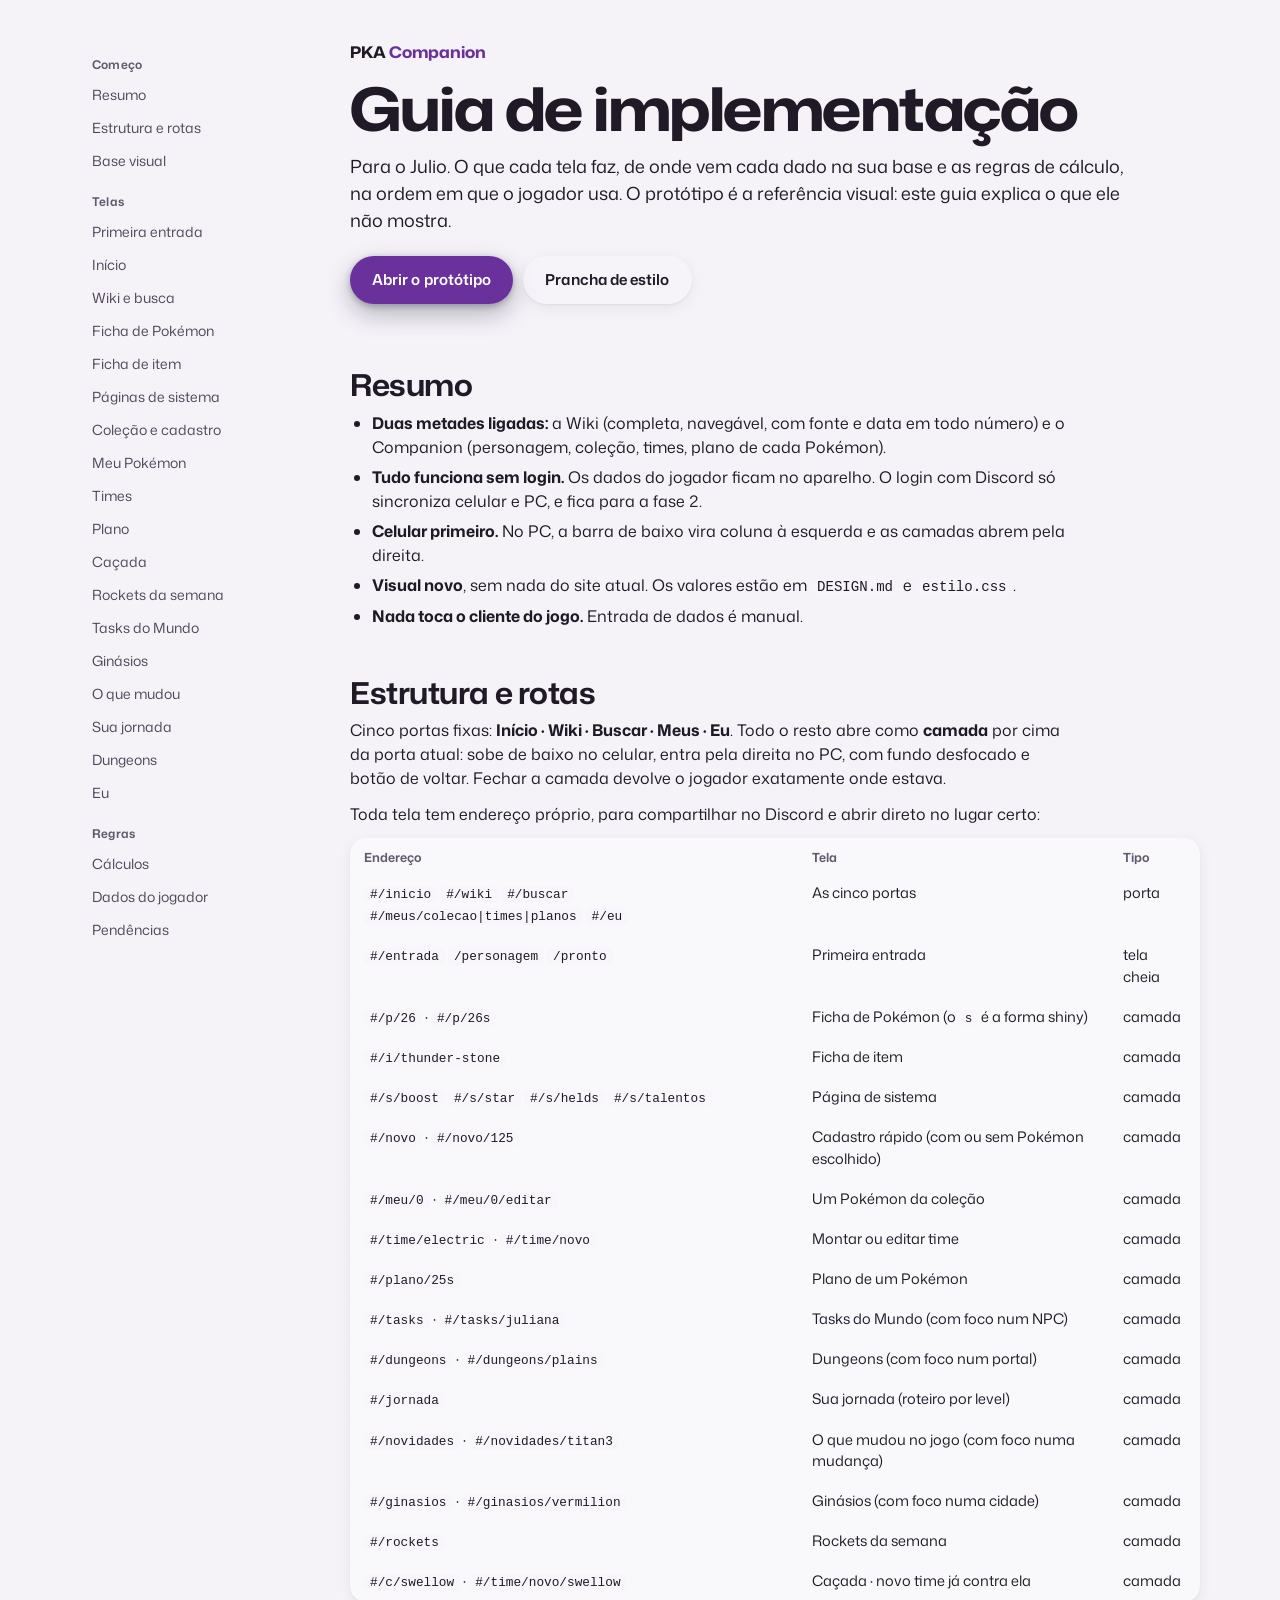
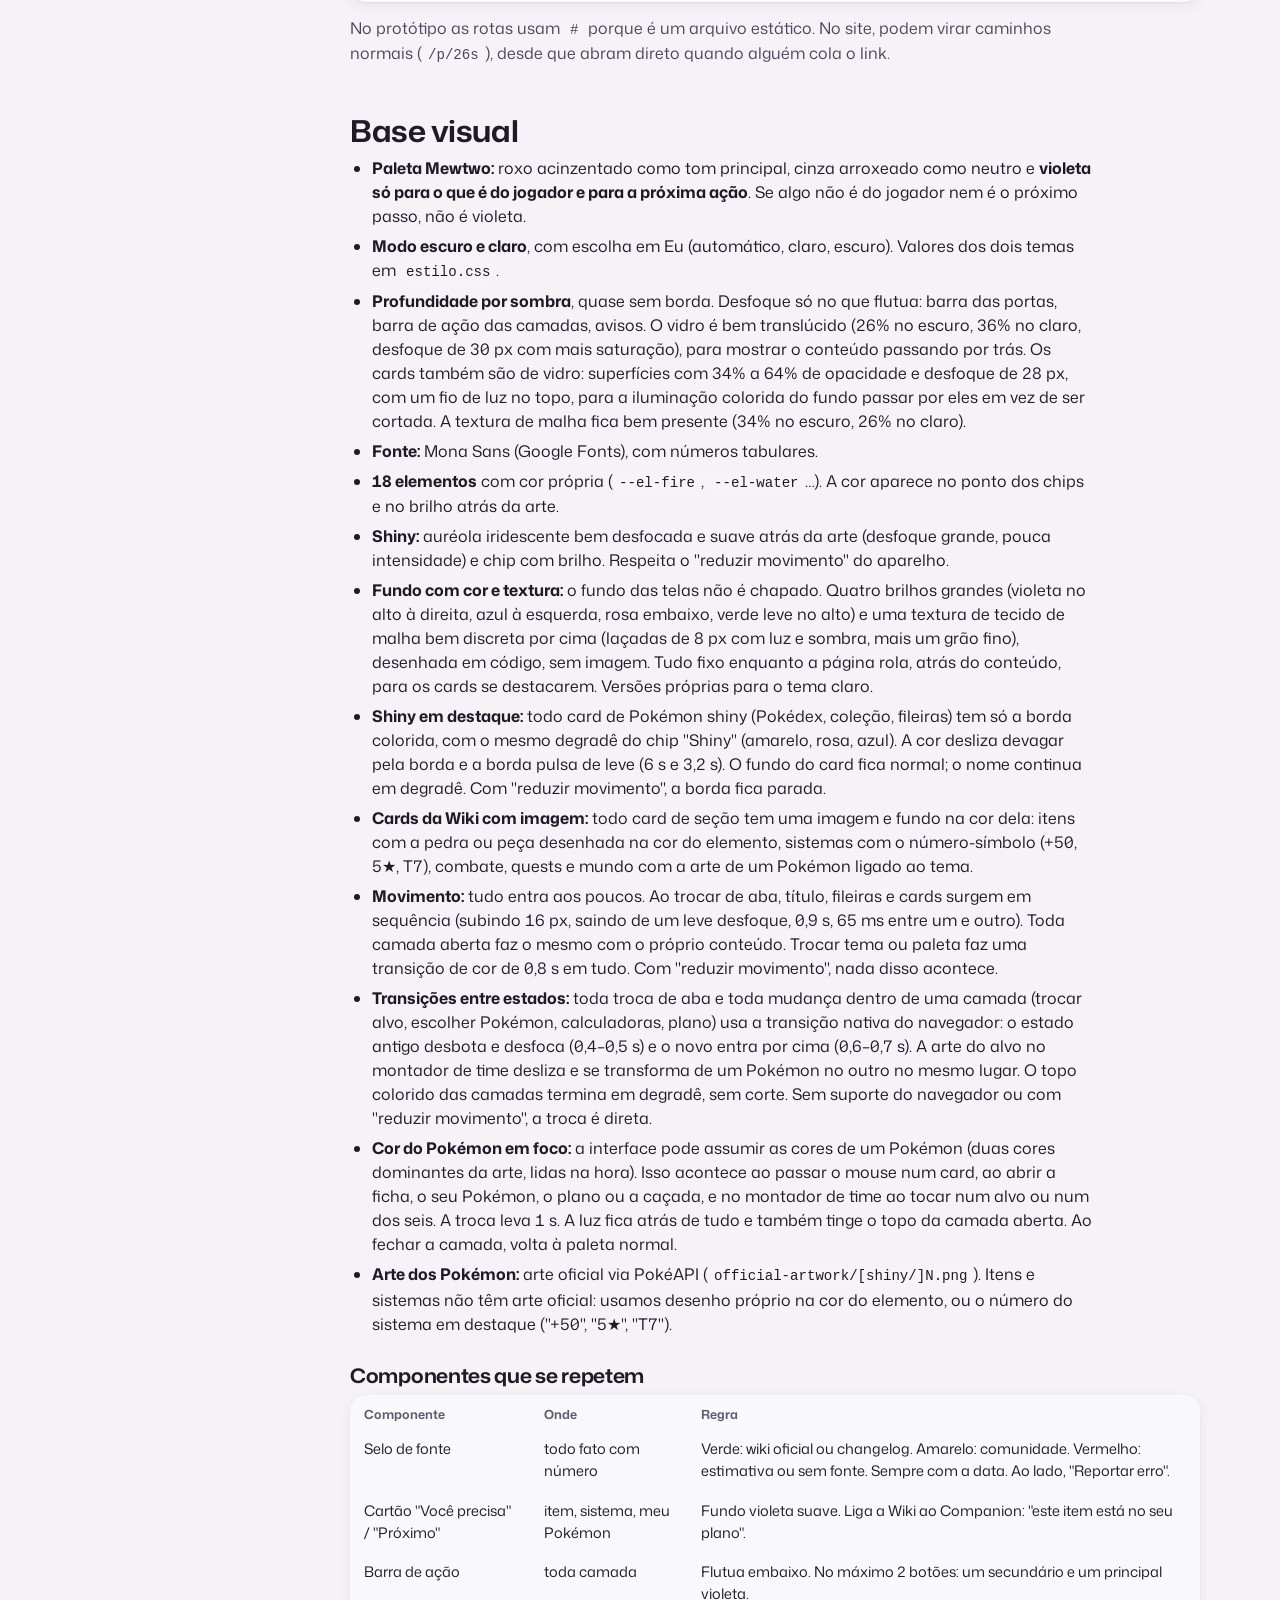
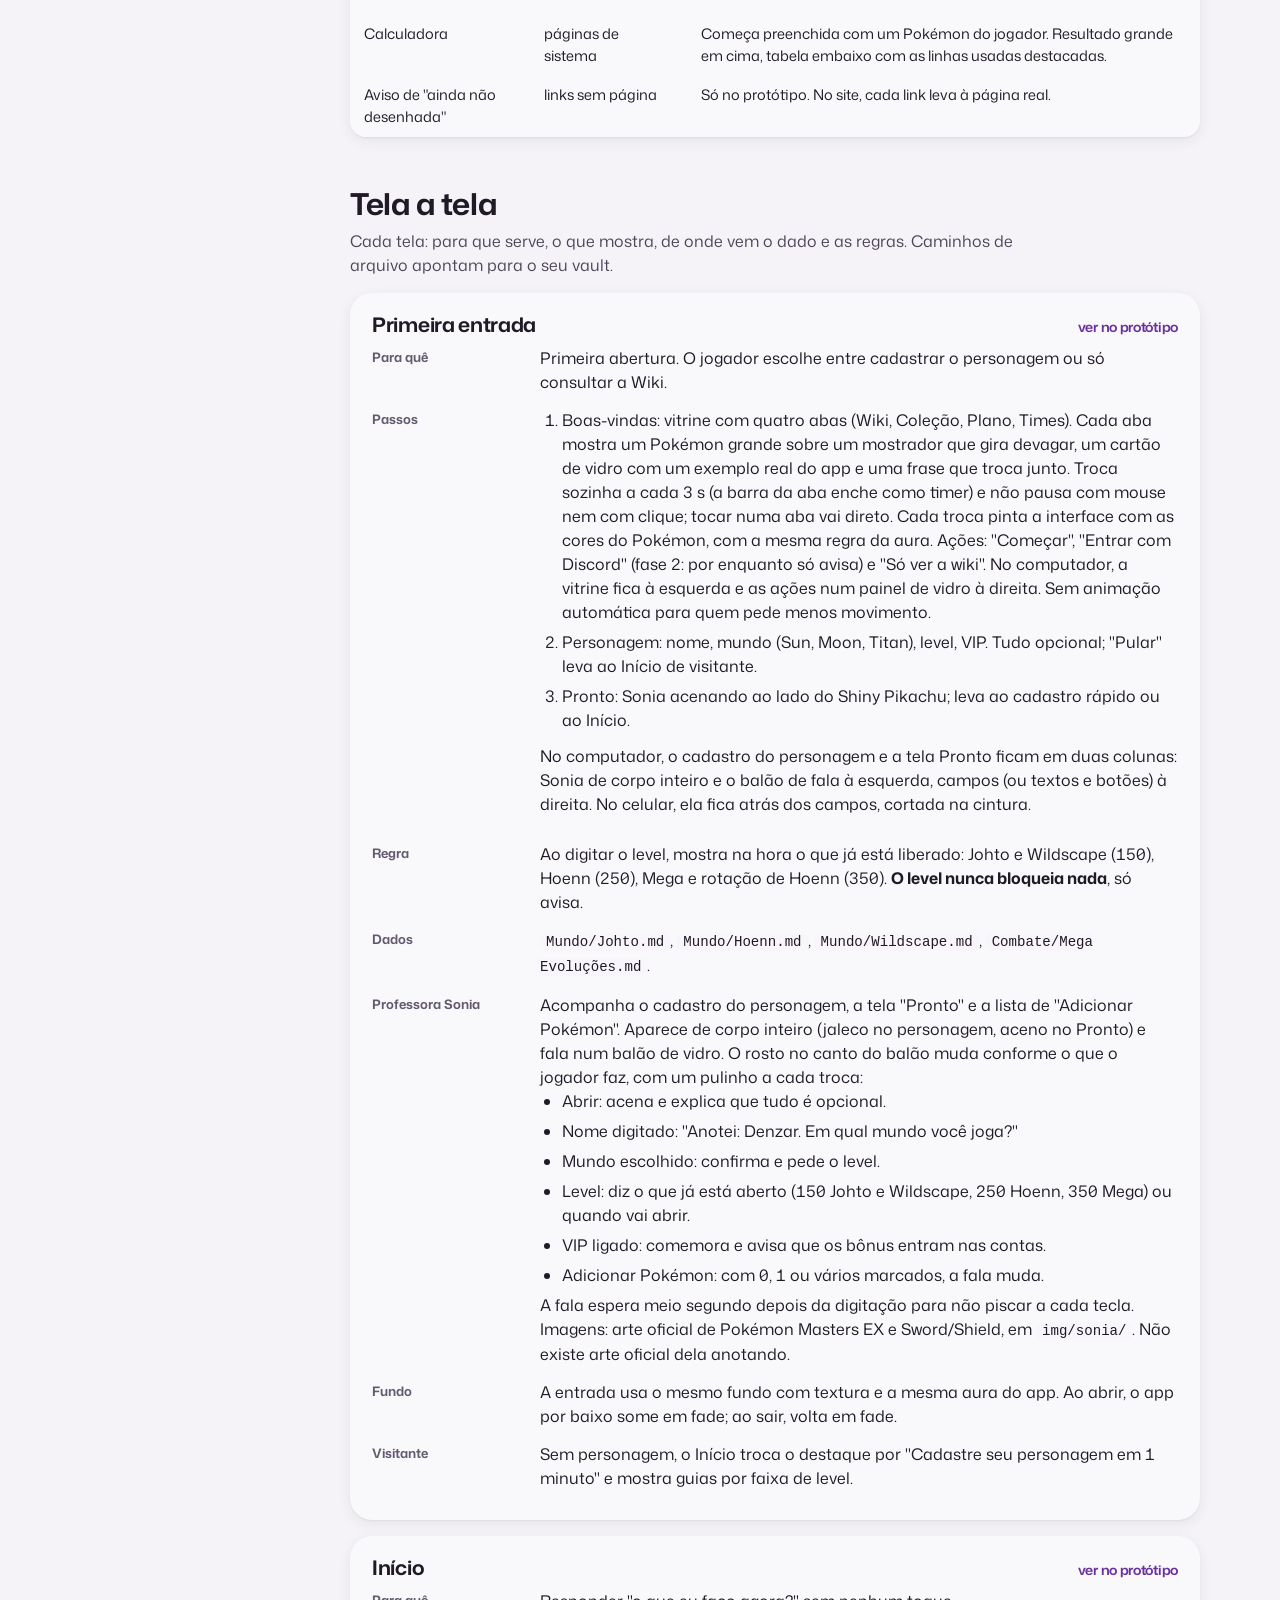
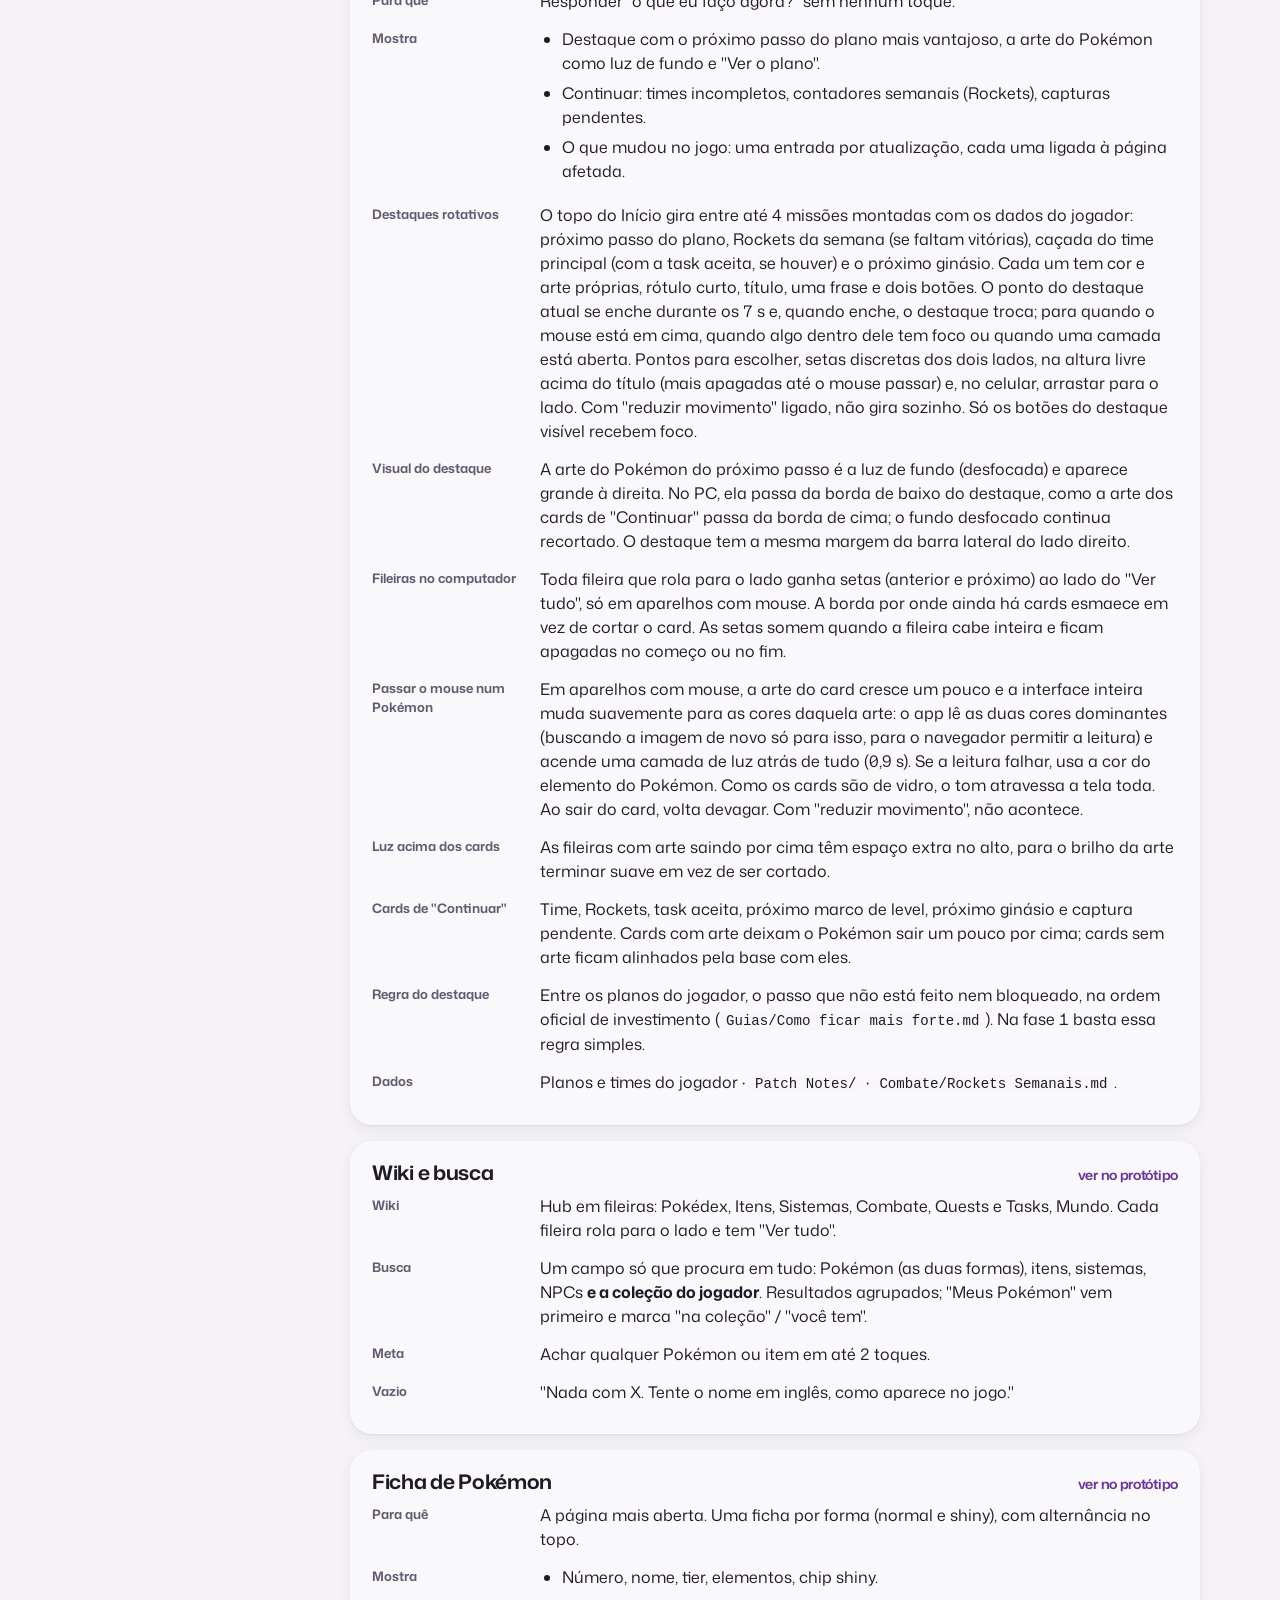
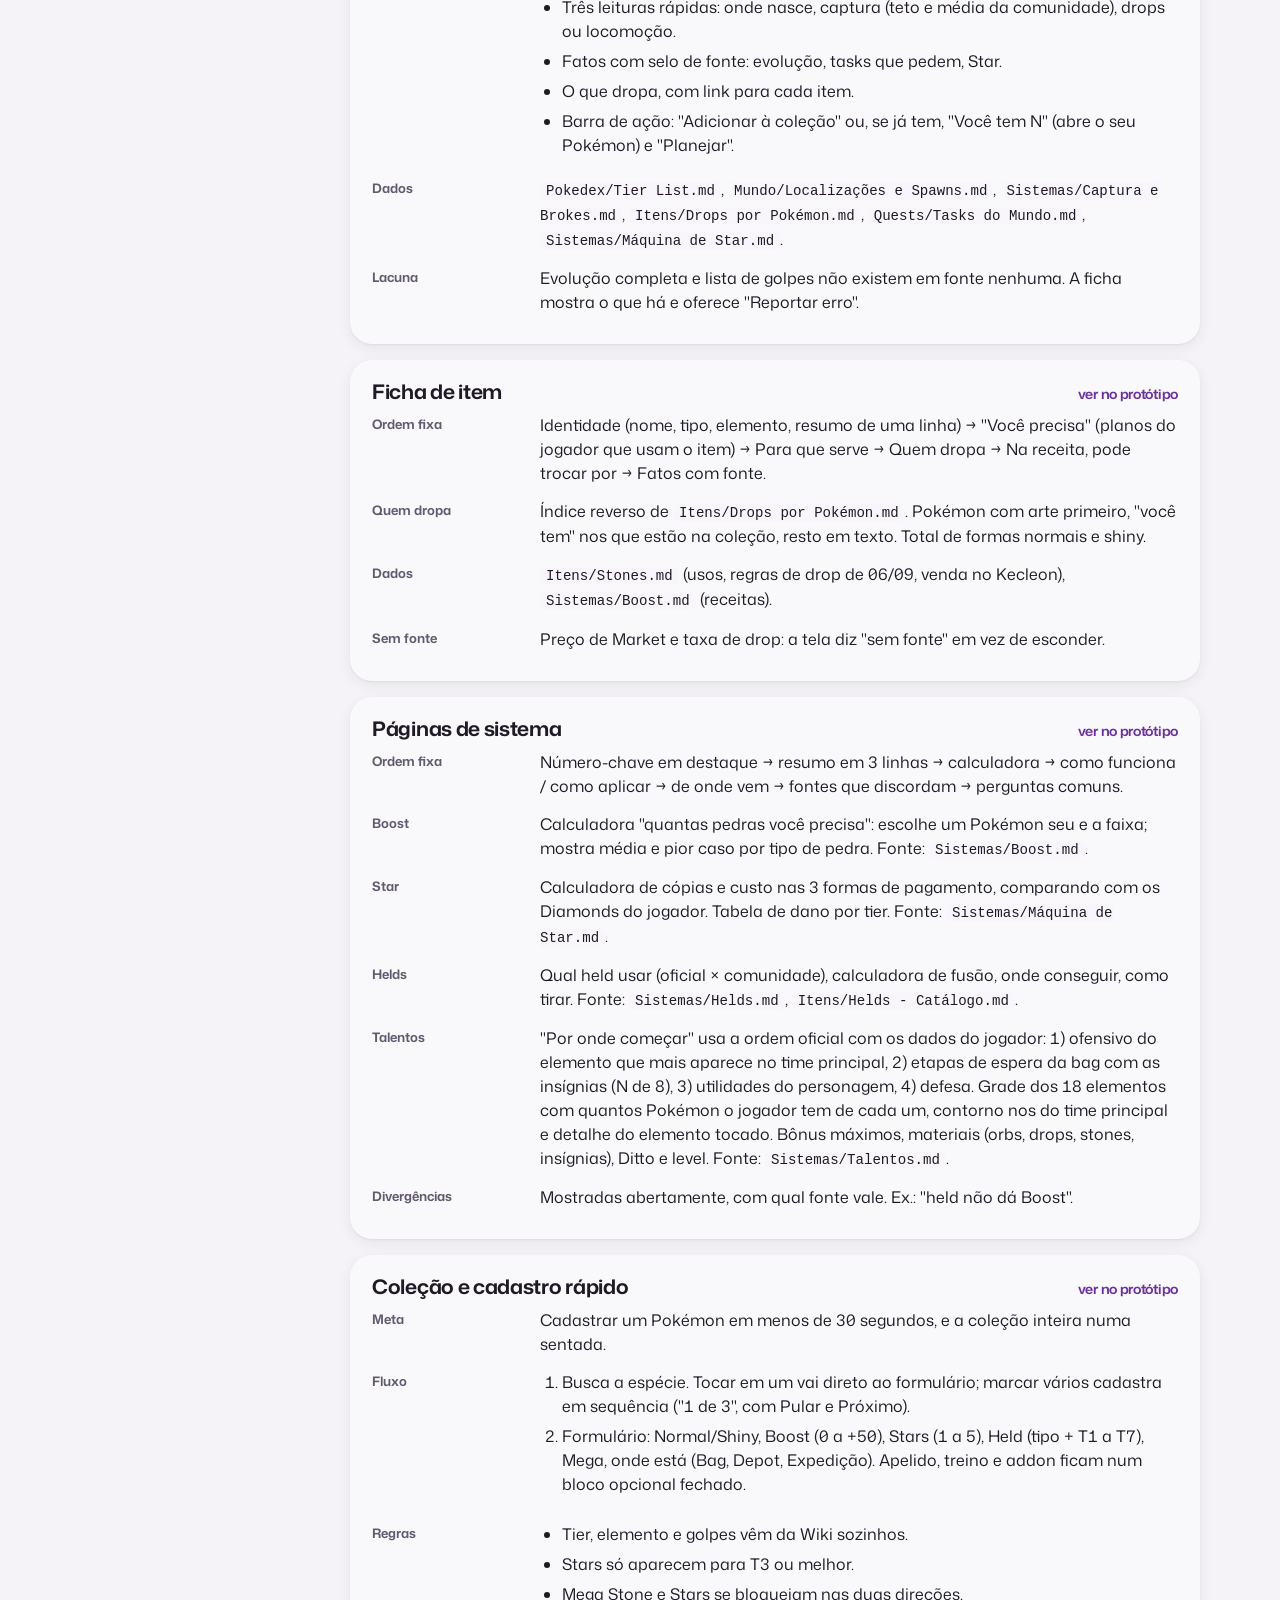
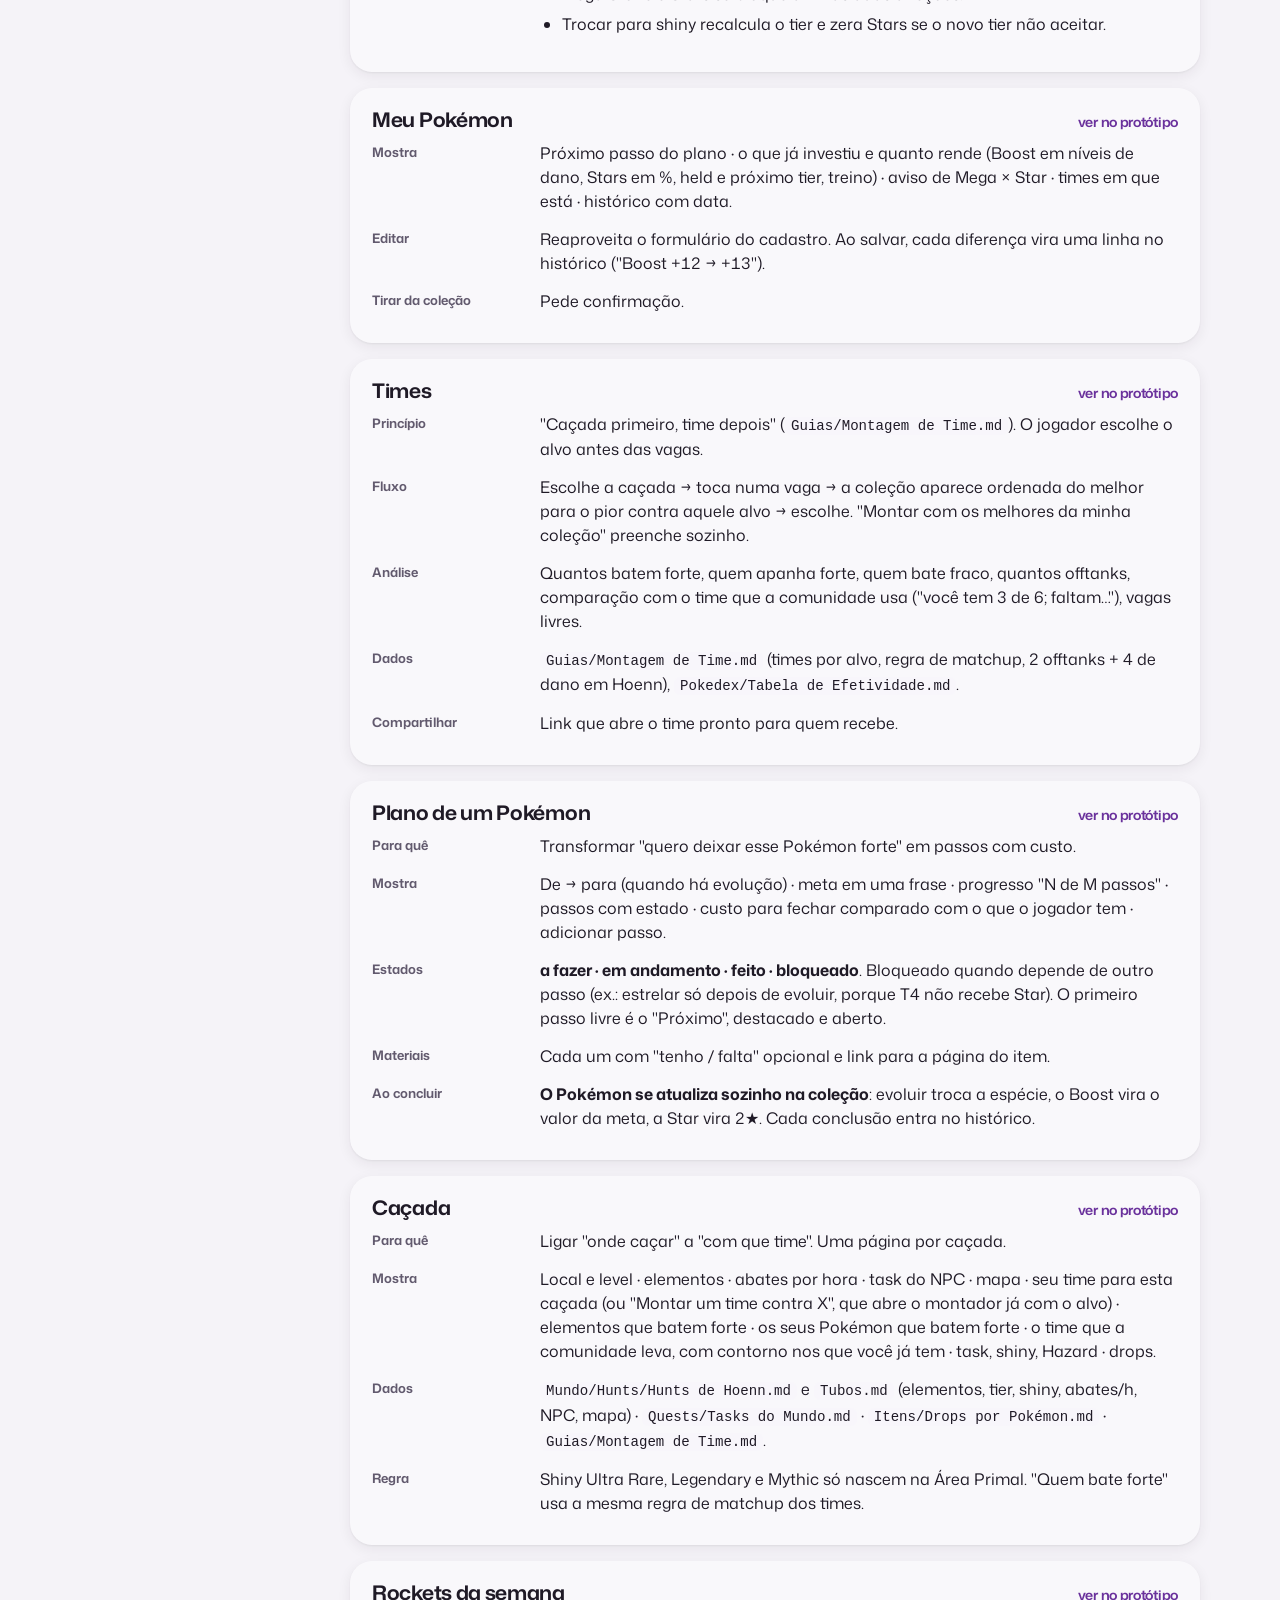
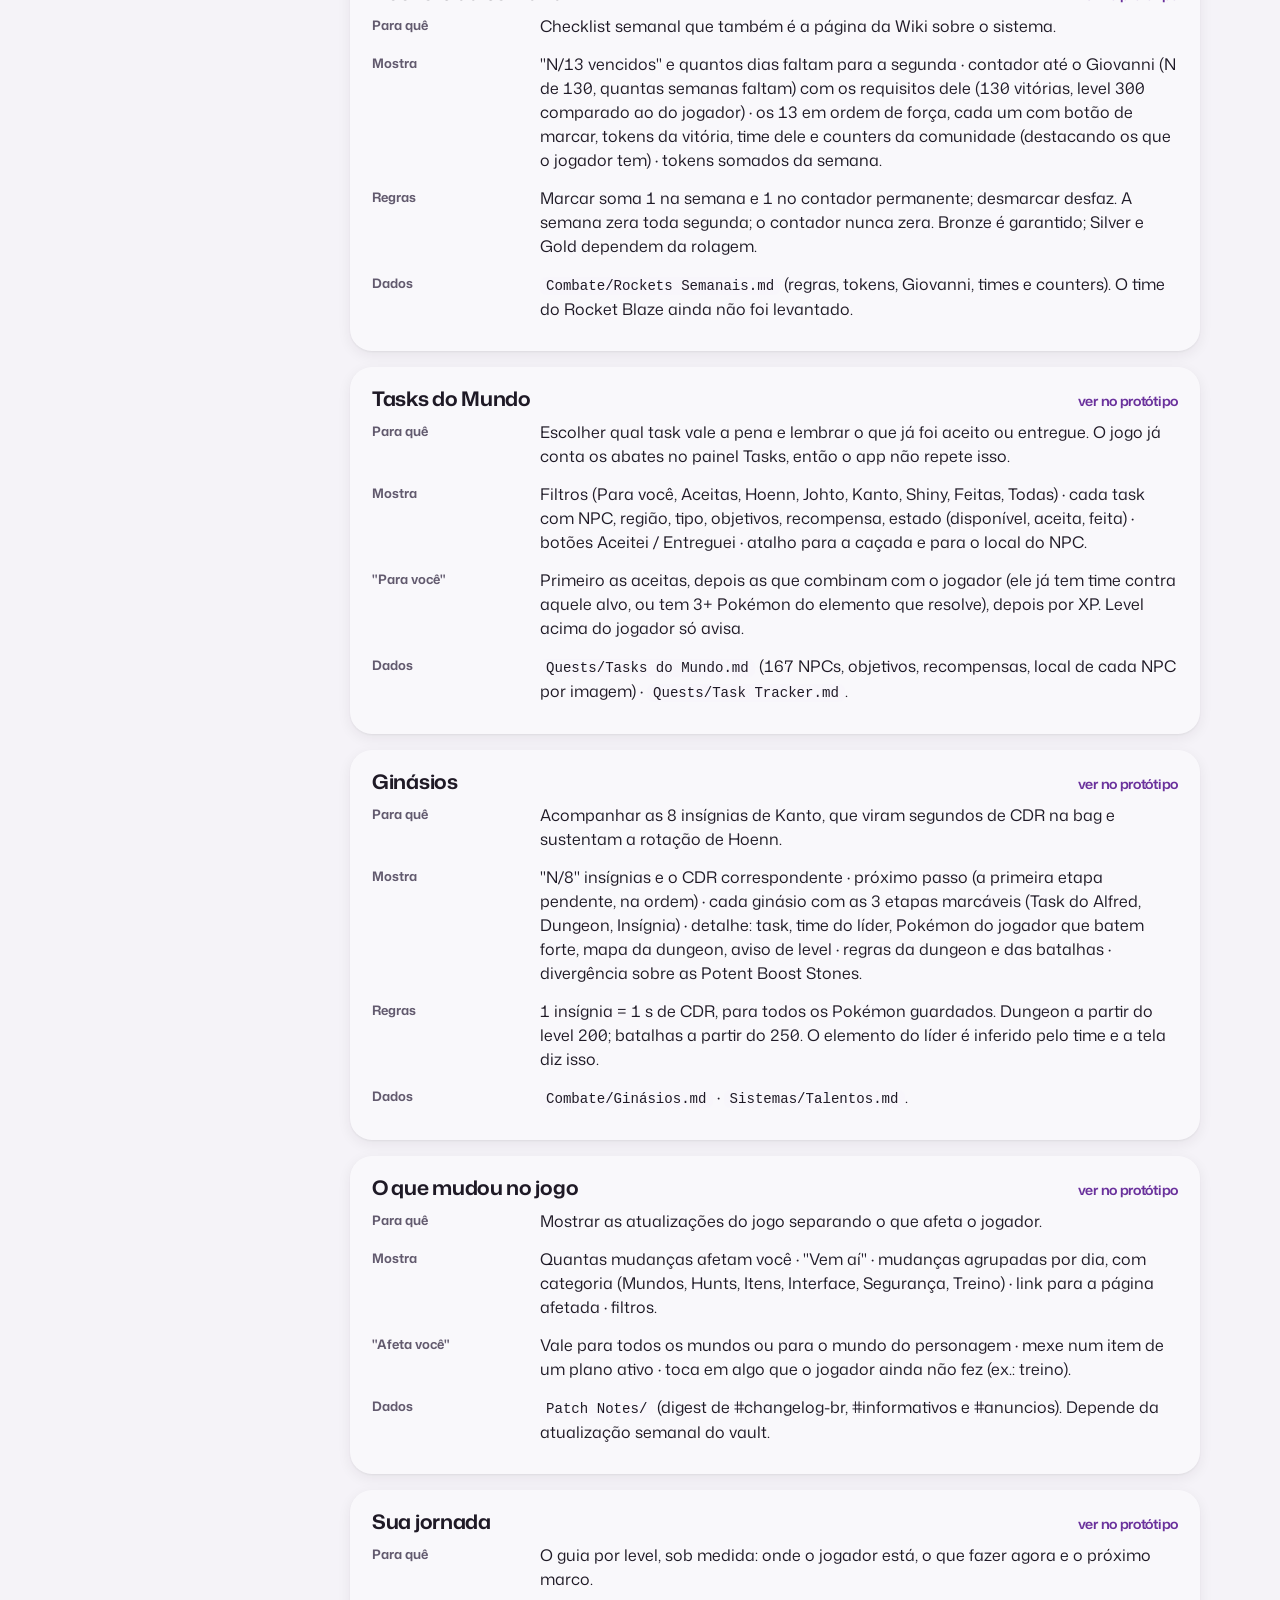
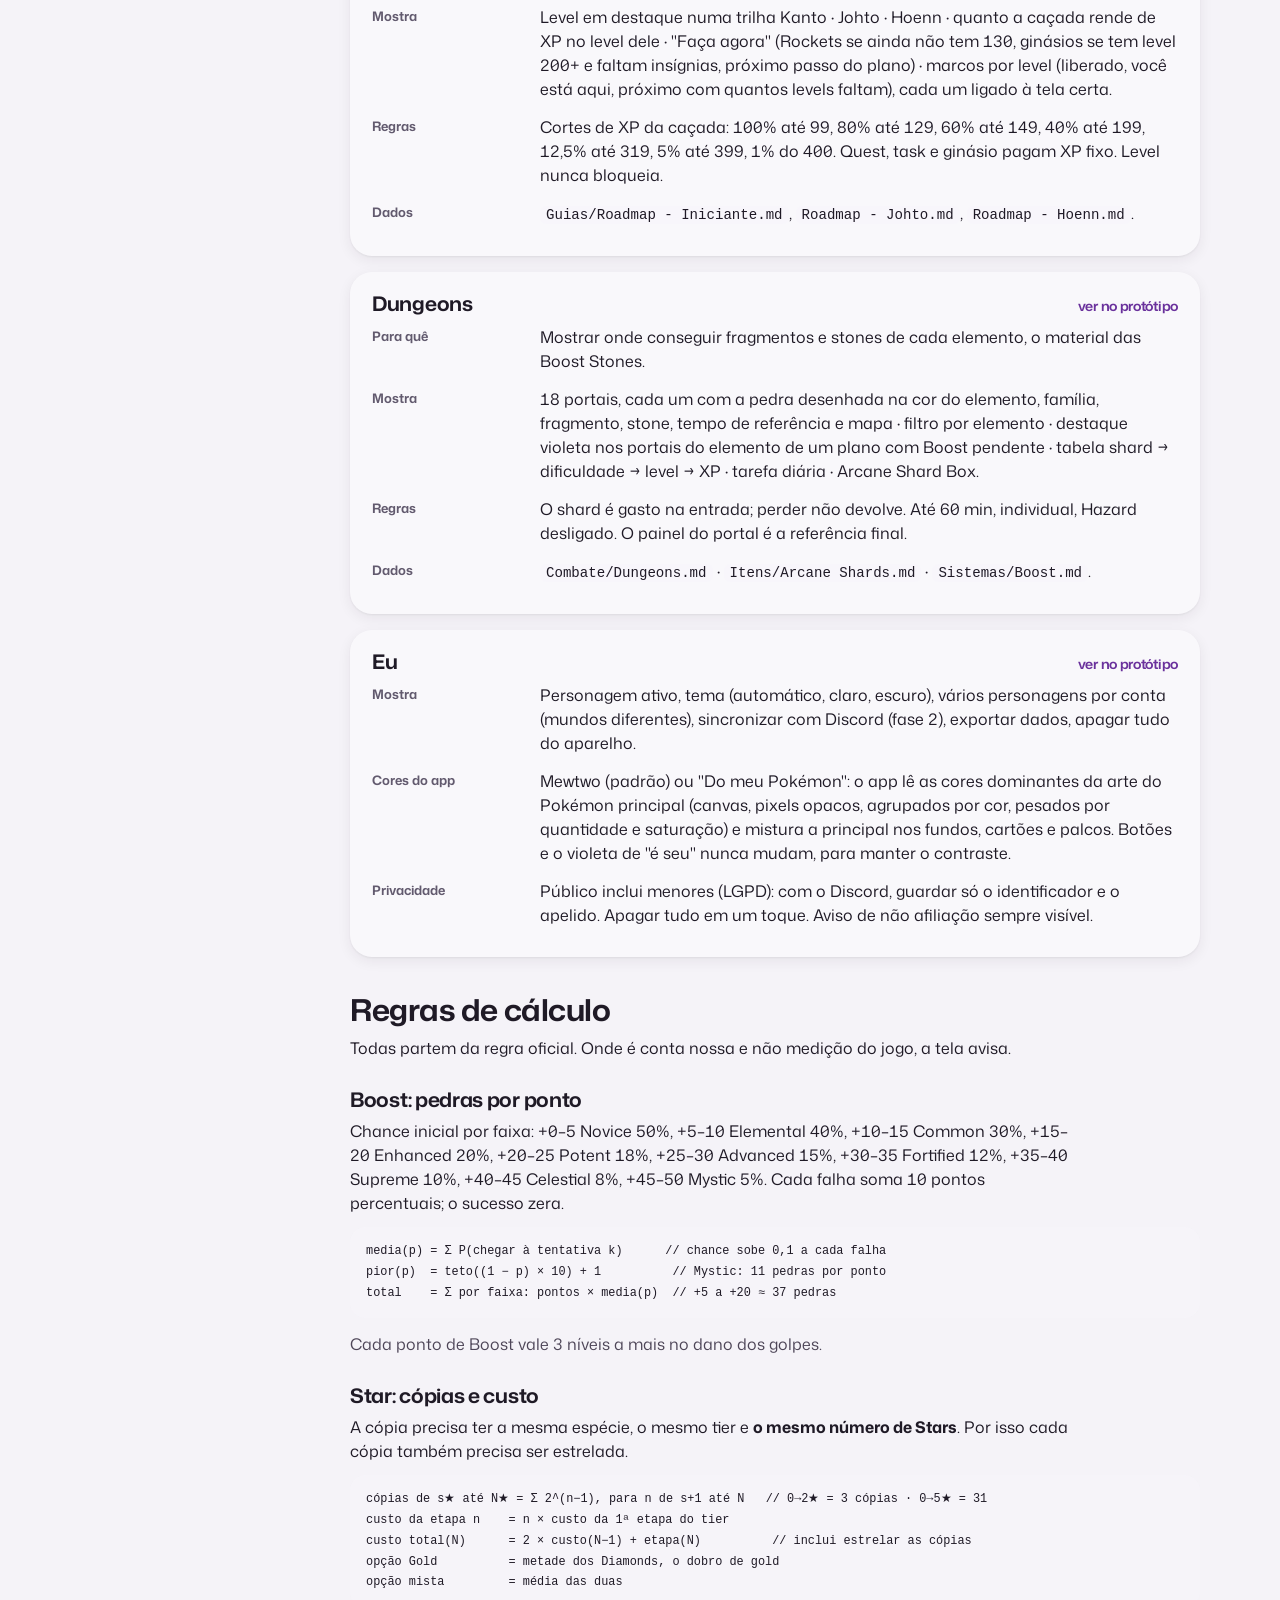
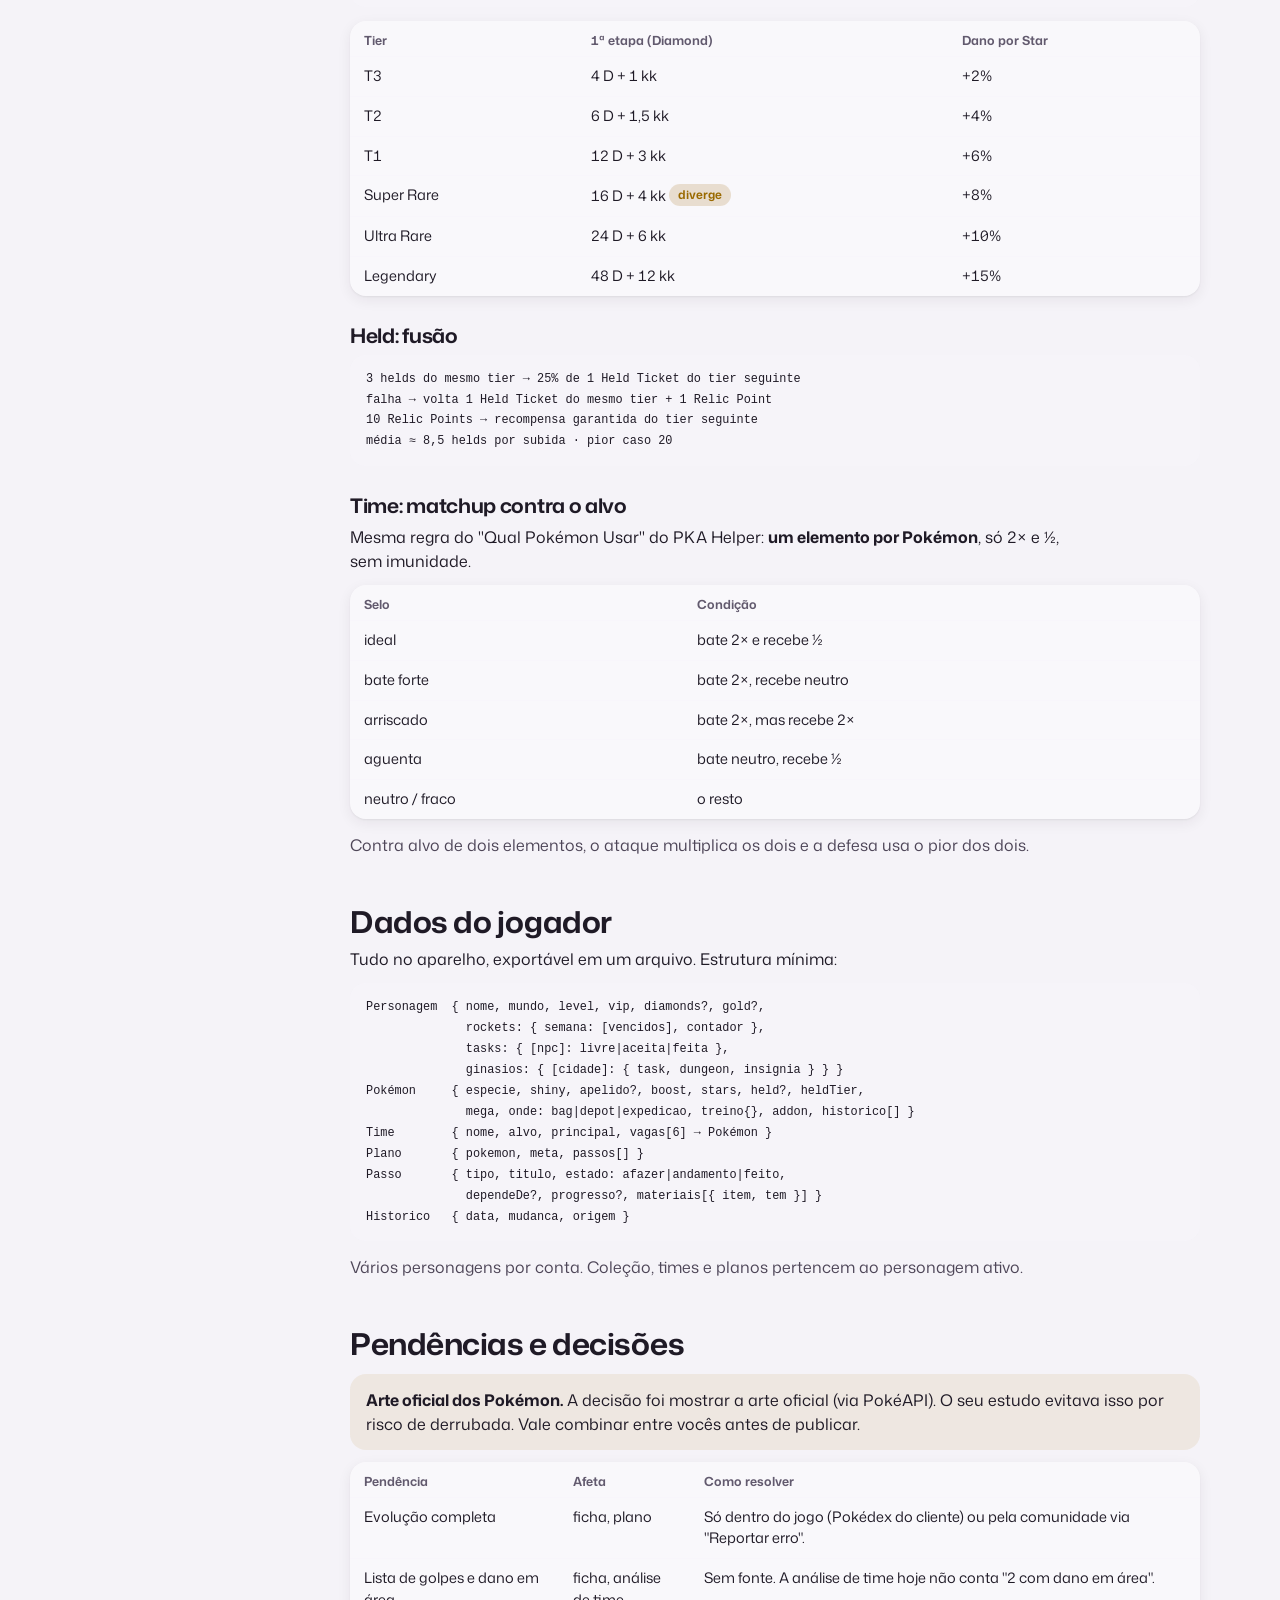
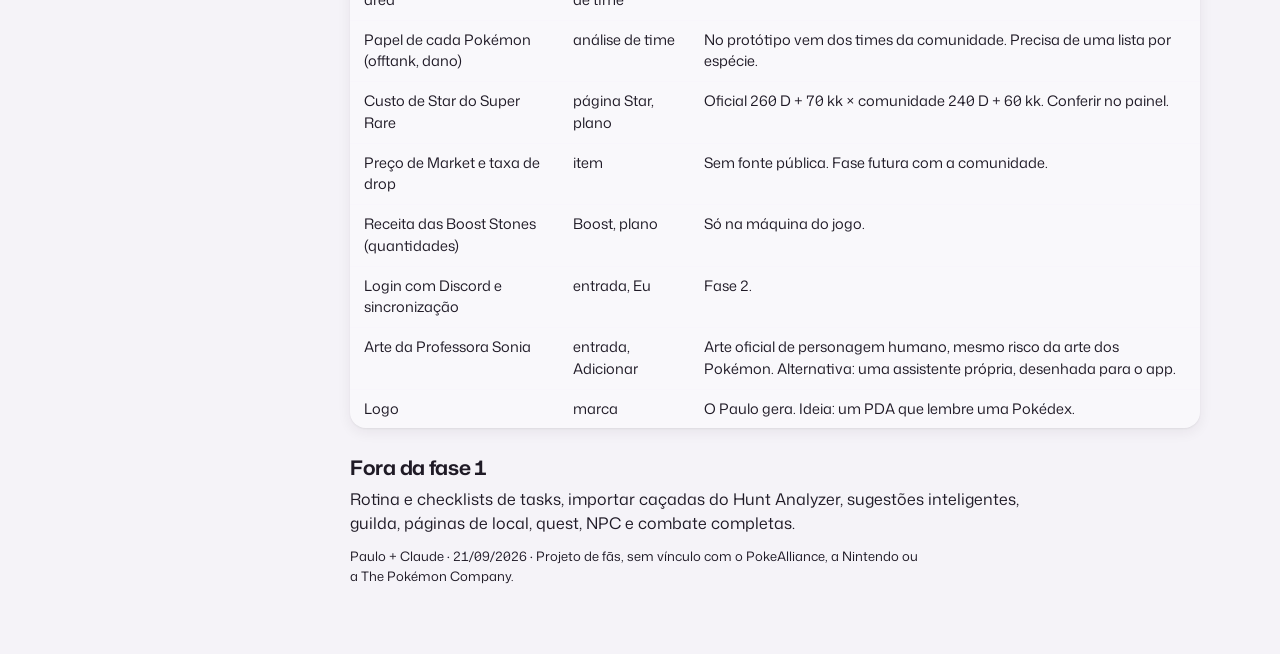
<file: guia.html>
<!doctype html>
<html lang="pt-BR">
<head>
<meta charset="utf-8">
<meta name="viewport" content="width=device-width, initial-scale=1, viewport-fit=cover">
<title>Guia de implementação</title>
<meta name="description" content="Guia tela a tela para implementar o novo PKA Companion: o que cada tela faz, de onde vem cada dado e as regras de cálculo.">
<script>
  (function () {
    let salvo = new URLSearchParams(location.search).get('tema'); if (!salvo) { try { salvo = localStorage.getItem('pka-tema'); } catch (e) {} }
    const mq = matchMedia('(prefers-color-scheme: light)');
    const aplica = () => { document.documentElement.dataset.tema = salvo || (mq.matches ? 'claro' : 'escuro'); };
    aplica(); mq.addEventListener('change', aplica);
  })();
</script>
<link rel="stylesheet" href="estilo.css?v=1790098799">
<style>
  body { padding: 0 16px; }
  .doc { max-width: 1120px; margin: 0 auto; display: grid; grid-template-columns: 1fr; gap: 40px; padding-block: 40px 96px; }
  @media (min-width: 980px) { .doc { grid-template-columns: 230px minmax(0, 1fr); } }
  .indice { display: none; }
  @media (min-width: 980px) {
    .indice { display: block; position: sticky; top: 24px; align-self: start; font-size: 14px; }
    .indice a { display: block; padding: 6px 12px; border-radius: 10px; color: var(--text-2); }
    .indice a:hover { background: var(--surface); color: var(--text); }
    .indice .g { font-size: 12px; font-weight: 650; color: var(--text-3); margin: 16px 12px 4px; letter-spacing: .02em; }
  }
  .corpo { min-width: 0; }
  .capa { padding-bottom: 28px; }
  .capa .marca { font-stretch: 112%; font-weight: 720; font-size: 16px; }
  .capa .marca b { color: var(--accent); font-weight: 720; }
  .capa h1 { font-size: clamp(36px, 7vw, 60px); margin: 14px 0 14px; }
  .capa p { font-size: 18px; color: var(--text-2); max-width: 60ch; margin: 0; }
  .capa .links { display: flex; gap: 10px; flex-wrap: wrap; margin-top: 22px; }
  section.bloco-g { padding-top: 36px; }
  h2.titulo { font-size: 30px; margin: 0 0 8px; }
  h3.titulo { font-size: 20px; margin: 28px 0 8px; }
  .corpo p, .corpo li { max-width: 72ch; }
  .corpo p { margin: 0 0 12px; color: var(--text); }
  .corpo ul, .corpo ol { margin: 0 0 12px; padding-left: 22px; }
  .corpo li { margin-bottom: 6px; }
  .leve { color: var(--text-2) !important; }
  .tela { border-radius: var(--r-lg); background: var(--surface); box-shadow: var(--shadow-1); padding: 20px 22px; margin-top: 16px; }
  .tela h3.titulo { margin-top: 0; display: flex; justify-content: space-between; align-items: baseline; gap: 12px; flex-wrap: wrap; }
  .tela h3 a { font-size: 13.5px; font-weight: 620; color: var(--accent); }
  .tela dl { display: grid; grid-template-columns: 1fr; gap: 4px 18px; margin: 10px 0 0; }
  @media (min-width: 700px) { .tela dl { grid-template-columns: 150px 1fr; } }
  .tela dt { font-size: 13px; font-weight: 650; color: var(--text-3); padding-top: 2px; }
  .tela dd { margin: 0 0 10px; }
  .tela dd ul { margin: 0; }
  code, .cod { font-family: ui-monospace, "SF Mono", Menlo, monospace; font-size: .88em; background: var(--surface-2); padding: 1px 6px; border-radius: 6px; }
  pre { background: var(--surface-2); border-radius: var(--r-md); padding: 14px 16px; overflow-x: auto; font-size: 13.5px; line-height: 1.55; margin: 8px 0 14px; }
  pre code { background: none; padding: 0; }
  .tab-w { overflow-x: auto; margin: 8px 0 14px; border-radius: var(--r-md); box-shadow: var(--shadow-1); background: var(--surface); }
  table.t { border-collapse: collapse; width: 100%; font-size: 14.5px; }
  table.t th { text-align: left; font-size: 12.5px; font-weight: 650; color: var(--text-3); padding: 10px 14px 6px; white-space: nowrap; }
  table.t td { padding: 9px 14px; box-shadow: inset 0 1px 0 var(--surface-2); vertical-align: top; }
  .aviso-b { border-radius: var(--r-md); background: color-mix(in oklab, var(--warn) 12%, var(--surface)); padding: 14px 16px; margin: 12px 0; }
  .aviso-b b { color: var(--text); }
  .pilula { display: inline-block; font-size: 12px; font-weight: 650; padding: 2px 9px; border-radius: 999px; background: var(--surface-3); color: var(--text-2); vertical-align: 2px; }
  .pilula.ok { background: color-mix(in oklab, var(--ok) 20%, var(--surface)); color: var(--ok); }
  .pilula.falta { background: color-mix(in oklab, var(--warn) 20%, var(--surface)); color: var(--warn); }
  a.inline { color: var(--accent); text-decoration: underline; text-underline-offset: 3px; text-decoration-color: color-mix(in oklab, var(--accent) 40%, transparent); }
  .rodape { margin-top: 48px; font-size: 13px; color: var(--text-3); }
</style>
</head>
<body>
<div class="doc">
  <nav class="indice" aria-label="Índice">
    <div class="g">Começo</div>
    <a href="#resumo">Resumo</a>
    <a href="#estrutura">Estrutura e rotas</a>
    <a href="#visual">Base visual</a>
    <div class="g">Telas</div>
    <a href="#t-entrada">Primeira entrada</a>
    <a href="#t-inicio">Início</a>
    <a href="#t-wiki">Wiki e busca</a>
    <a href="#t-ficha">Ficha de Pokémon</a>
    <a href="#t-item">Ficha de item</a>
    <a href="#t-sistema">Páginas de sistema</a>
    <a href="#t-colecao">Coleção e cadastro</a>
    <a href="#t-meu">Meu Pokémon</a>
    <a href="#t-time">Times</a>
    <a href="#t-plano">Plano</a>
    <a href="#t-cacada">Caçada</a>
    <a href="#t-rockets">Rockets da semana</a>
    <a href="#t-tasks">Tasks do Mundo</a>
    <a href="#t-ginasios">Ginásios</a>
    <a href="#t-novidades">O que mudou</a>
    <a href="#t-jornada">Sua jornada</a>
    <a href="#t-dungeons">Dungeons</a>
    <a href="#t-eu">Eu</a>
    <div class="g">Regras</div>
    <a href="#calculos">Cálculos</a>
    <a href="#dados">Dados do jogador</a>
    <a href="#pendencias">Pendências</a>
  </nav>

  <main class="corpo">
    <header class="capa">
      <span class="marca">PKA <b>Companion</b></span>
      <h1 class="display">Guia de implementação</h1>
      <p>Para o Julio. O que cada tela faz, de onde vem cada dado na sua base e as regras de cálculo, na ordem em que o jogador usa. O protótipo é a referência visual: este guia explica o que ele não mostra.</p>
      <div class="links">
        <a class="btn btn-primario" href="index.html">Abrir o protótipo</a>
        <a class="btn btn-suave" href="prancha.html">Prancha de estilo</a>
      </div>
    </header>

    <section class="bloco-g" id="resumo">
      <h2 class="titulo">Resumo</h2>
      <ul>
        <li><b>Duas metades ligadas:</b> a Wiki (completa, navegável, com fonte e data em todo número) e o Companion (personagem, coleção, times, plano de cada Pokémon).</li>
        <li><b>Tudo funciona sem login.</b> Os dados do jogador ficam no aparelho. O login com Discord só sincroniza celular e PC, e fica para a fase 2.</li>
        <li><b>Celular primeiro.</b> No PC, a barra de baixo vira coluna à esquerda e as camadas abrem pela direita.</li>
        <li><b>Visual novo</b>, sem nada do site atual. Os valores estão em <code>DESIGN.md</code> e <code>estilo.css</code>.</li>
        <li><b>Nada toca o cliente do jogo.</b> Entrada de dados é manual.</li>
      </ul>
    </section>

    <section class="bloco-g" id="estrutura">
      <h2 class="titulo">Estrutura e rotas</h2>
      <p>Cinco portas fixas: <b>Início · Wiki · Buscar · Meus · Eu</b>. Todo o resto abre como <b>camada</b> por cima da porta atual: sobe de baixo no celular, entra pela direita no PC, com fundo desfocado e botão de voltar. Fechar a camada devolve o jogador exatamente onde estava.</p>
      <p>Toda tela tem endereço próprio, para compartilhar no Discord e abrir direto no lugar certo:</p>
      <div class="tab-w"><table class="t">
        <thead><tr><th>Endereço</th><th>Tela</th><th>Tipo</th></tr></thead>
        <tbody>
          <tr><td><code>#/inicio</code> <code>#/wiki</code> <code>#/buscar</code> <code>#/meus/colecao|times|planos</code> <code>#/eu</code></td><td>As cinco portas</td><td>porta</td></tr>
          <tr><td><code>#/entrada</code> <code>/personagem</code> <code>/pronto</code></td><td>Primeira entrada</td><td>tela cheia</td></tr>
          <tr><td><code>#/p/26</code> · <code>#/p/26s</code></td><td>Ficha de Pokémon (o <code>s</code> é a forma shiny)</td><td>camada</td></tr>
          <tr><td><code>#/i/thunder-stone</code></td><td>Ficha de item</td><td>camada</td></tr>
          <tr><td><code>#/s/boost</code> <code>#/s/star</code> <code>#/s/helds</code> <code>#/s/talentos</code></td><td>Página de sistema</td><td>camada</td></tr>
          <tr><td><code>#/novo</code> · <code>#/novo/125</code></td><td>Cadastro rápido (com ou sem Pokémon escolhido)</td><td>camada</td></tr>
          <tr><td><code>#/meu/0</code> · <code>#/meu/0/editar</code></td><td>Um Pokémon da coleção</td><td>camada</td></tr>
          <tr><td><code>#/time/electric</code> · <code>#/time/novo</code></td><td>Montar ou editar time</td><td>camada</td></tr>
          <tr><td><code>#/plano/25s</code></td><td>Plano de um Pokémon</td><td>camada</td></tr>
          <tr><td><code>#/tasks</code> · <code>#/tasks/juliana</code></td><td>Tasks do Mundo (com foco num NPC)</td><td>camada</td></tr>
          <tr><td><code>#/dungeons</code> · <code>#/dungeons/plains</code></td><td>Dungeons (com foco num portal)</td><td>camada</td></tr>
          <tr><td><code>#/jornada</code></td><td>Sua jornada (roteiro por level)</td><td>camada</td></tr>
          <tr><td><code>#/novidades</code> · <code>#/novidades/titan3</code></td><td>O que mudou no jogo (com foco numa mudança)</td><td>camada</td></tr>
          <tr><td><code>#/ginasios</code> · <code>#/ginasios/vermilion</code></td><td>Ginásios (com foco numa cidade)</td><td>camada</td></tr>
          <tr><td><code>#/rockets</code></td><td>Rockets da semana</td><td>camada</td></tr>
          <tr><td><code>#/c/swellow</code> · <code>#/time/novo/swellow</code></td><td>Caçada · novo time já contra ela</td><td>camada</td></tr>
        </tbody>
      </table></div>
      <p class="leve">No protótipo as rotas usam <code>#</code> porque é um arquivo estático. No site, podem virar caminhos normais (<code>/p/26s</code>), desde que abram direto quando alguém cola o link.</p>
    </section>

    <section class="bloco-g" id="visual">
      <h2 class="titulo">Base visual</h2>
      <ul>
        <li><b>Paleta Mewtwo:</b> roxo acinzentado como tom principal, cinza arroxeado como neutro e <b>violeta só para o que é do jogador e para a próxima ação</b>. Se algo não é do jogador nem é o próximo passo, não é violeta.</li>
        <li><b>Modo escuro e claro</b>, com escolha em Eu (automático, claro, escuro). Valores dos dois temas em <code>estilo.css</code>.</li>
        <li><b>Profundidade por sombra</b>, quase sem borda. Desfoque só no que flutua: barra das portas, barra de ação das camadas, avisos. O vidro é bem translúcido (26% no escuro, 36% no claro, desfoque de 30 px com mais saturação), para mostrar o conteúdo passando por trás. Os cards também são de vidro: superfícies com 34% a 64% de opacidade e desfoque de 28 px, com um fio de luz no topo, para a iluminação colorida do fundo passar por eles em vez de ser cortada. A textura de malha fica bem presente (34% no escuro, 26% no claro).</li>
        <li><b>Fonte:</b> Mona Sans (Google Fonts), com números tabulares.</li>
        <li><b>18 elementos</b> com cor própria (<code>--el-fire</code>, <code>--el-water</code>…). A cor aparece no ponto dos chips e no brilho atrás da arte.</li>
        <li><b>Shiny:</b> auréola iridescente bem desfocada e suave atrás da arte (desfoque grande, pouca intensidade) e chip com brilho. Respeita o "reduzir movimento" do aparelho.</li>
        <li><b>Fundo com cor e textura:</b> o fundo das telas não é chapado. Quatro brilhos grandes (violeta no alto à direita, azul à esquerda, rosa embaixo, verde leve no alto) e uma textura de tecido de malha bem discreta por cima (laçadas de 8 px com luz e sombra, mais um grão fino), desenhada em código, sem imagem. Tudo fixo enquanto a página rola, atrás do conteúdo, para os cards se destacarem. Versões próprias para o tema claro.</li>
        <li><b>Shiny em destaque:</b> todo card de Pokémon shiny (Pokédex, coleção, fileiras) tem só a borda colorida, com o mesmo degradê do chip "Shiny" (amarelo, rosa, azul). A cor desliza devagar pela borda e a borda pulsa de leve (6 s e 3,2 s). O fundo do card fica normal; o nome continua em degradê. Com "reduzir movimento", a borda fica parada.</li>
        <li><b>Cards da Wiki com imagem:</b> todo card de seção tem uma imagem e fundo na cor dela: itens com a pedra ou peça desenhada na cor do elemento, sistemas com o número-símbolo (+50, 5★, T7), combate, quests e mundo com a arte de um Pokémon ligado ao tema.</li>
        <li><b>Movimento:</b> tudo entra aos poucos. Ao trocar de aba, título, fileiras e cards surgem em sequência (subindo 16 px, saindo de um leve desfoque, 0,9 s, 65 ms entre um e outro). Toda camada aberta faz o mesmo com o próprio conteúdo. Trocar tema ou paleta faz uma transição de cor de 0,8 s em tudo. Com "reduzir movimento", nada disso acontece.</li>
        <li><b>Transições entre estados:</b> toda troca de aba e toda mudança dentro de uma camada (trocar alvo, escolher Pokémon, calculadoras, plano) usa a transição nativa do navegador: o estado antigo desbota e desfoca (0,4–0,5 s) e o novo entra por cima (0,6–0,7 s). A arte do alvo no montador de time desliza e se transforma de um Pokémon no outro no mesmo lugar. O topo colorido das camadas termina em degradê, sem corte. Sem suporte do navegador ou com "reduzir movimento", a troca é direta.</li>
        <li><b>Cor do Pokémon em foco:</b> a interface pode assumir as cores de um Pokémon (duas cores dominantes da arte, lidas na hora). Isso acontece ao passar o mouse num card, ao abrir a ficha, o seu Pokémon, o plano ou a caçada, e no montador de time ao tocar num alvo ou num dos seis. A troca leva 1 s. A luz fica atrás de tudo e também tinge o topo da camada aberta. Ao fechar a camada, volta à paleta normal.</li>
        <li><b>Arte dos Pokémon:</b> arte oficial via PokéAPI (<code>official-artwork/[shiny/]N.png</code>). Itens e sistemas não têm arte oficial: usamos desenho próprio na cor do elemento, ou o número do sistema em destaque ("+50", "5★", "T7").</li>
      </ul>
      <h3 class="titulo">Componentes que se repetem</h3>
      <div class="tab-w"><table class="t">
        <thead><tr><th>Componente</th><th>Onde</th><th>Regra</th></tr></thead>
        <tbody>
          <tr><td>Selo de fonte</td><td>todo fato com número</td><td>Verde: wiki oficial ou changelog. Amarelo: comunidade. Vermelho: estimativa ou sem fonte. Sempre com a data. Ao lado, "Reportar erro".</td></tr>
          <tr><td>Cartão "Você precisa" / "Próximo"</td><td>item, sistema, meu Pokémon</td><td>Fundo violeta suave. Liga a Wiki ao Companion: "este item está no seu plano".</td></tr>
          <tr><td>Barra de ação</td><td>toda camada</td><td>Flutua embaixo. No máximo 2 botões: um secundário e um principal violeta.</td></tr>
          <tr><td>Calculadora</td><td>páginas de sistema</td><td>Começa preenchida com um Pokémon do jogador. Resultado grande em cima, tabela embaixo com as linhas usadas destacadas.</td></tr>
          <tr><td>Aviso de "ainda não desenhada"</td><td>links sem página</td><td>Só no protótipo. No site, cada link leva à página real.</td></tr>
        </tbody>
      </table></div>
    </section>

    <section class="bloco-g" id="telas">
      <h2 class="titulo">Tela a tela</h2>
      <p class="leve">Cada tela: para que serve, o que mostra, de onde vem o dado e as regras. Caminhos de arquivo apontam para o seu vault.</p>

      <div class="tela" id="t-entrada">
        <h3 class="titulo">Primeira entrada <a href="index.html#/entrada">ver no protótipo</a></h3>
        <dl>
          <dt>Para quê</dt><dd>Primeira abertura. O jogador escolhe entre cadastrar o personagem ou só consultar a Wiki.</dd>
          <dt>Passos</dt><dd><ol><li>Boas-vindas: vitrine com quatro abas (Wiki, Coleção, Plano, Times). Cada aba mostra um Pokémon grande sobre um mostrador que gira devagar, um cartão de vidro com um exemplo real do app e uma frase que troca junto. Troca sozinha a cada 3 s (a barra da aba enche como timer) e não pausa com mouse nem com clique; tocar numa aba vai direto. Cada troca pinta a interface com as cores do Pokémon, com a mesma regra da aura. Ações: "Começar", "Entrar com Discord" (fase 2: por enquanto só avisa) e "Só ver a wiki". No computador, a vitrine fica à esquerda e as ações num painel de vidro à direita. Sem animação automática para quem pede menos movimento.</li><li>Personagem: nome, mundo (Sun, Moon, Titan), level, VIP. Tudo opcional; "Pular" leva ao Início de visitante.</li><li>Pronto: Sonia acenando ao lado do Shiny Pikachu; leva ao cadastro rápido ou ao Início.</li></ol>No computador, o cadastro do personagem e a tela Pronto ficam em duas colunas: Sonia de corpo inteiro e o balão de fala à esquerda, campos (ou textos e botões) à direita. No celular, ela fica atrás dos campos, cortada na cintura.<ol></ol></dd>
          <dt>Regra</dt><dd>Ao digitar o level, mostra na hora o que já está liberado: Johto e Wildscape (150), Hoenn (250), Mega e rotação de Hoenn (350). <b>O level nunca bloqueia nada</b>, só avisa.</dd>
          <dt>Dados</dt><dd><code>Mundo/Johto.md</code>, <code>Mundo/Hoenn.md</code>, <code>Mundo/Wildscape.md</code>, <code>Combate/Mega Evoluções.md</code>.</dd>
          <dt>Professora Sonia</dt><dd>Acompanha o cadastro do personagem, a tela "Pronto" e a lista de "Adicionar Pokémon". Aparece de corpo inteiro (jaleco no personagem, aceno no Pronto) e fala num balão de vidro. O rosto no canto do balão muda conforme o que o jogador faz, com um pulinho a cada troca:<ul><li>Abrir: acena e explica que tudo é opcional.</li><li>Nome digitado: "Anotei: Denzar. Em qual mundo você joga?"</li><li>Mundo escolhido: confirma e pede o level.</li><li>Level: diz o que já está aberto (150 Johto e Wildscape, 250 Hoenn, 350 Mega) ou quando vai abrir.</li><li>VIP ligado: comemora e avisa que os bônus entram nas contas.</li><li>Adicionar Pokémon: com 0, 1 ou vários marcados, a fala muda.</li></ul>A fala espera meio segundo depois da digitação para não piscar a cada tecla. Imagens: arte oficial de Pokémon Masters EX e Sword/Shield, em <code>img/sonia/</code>. Não existe arte oficial dela anotando.</dd>
          <dt>Fundo</dt><dd>A entrada usa o mesmo fundo com textura e a mesma aura do app. Ao abrir, o app por baixo some em fade; ao sair, volta em fade.</dd>
          <dt>Visitante</dt><dd>Sem personagem, o Início troca o destaque por "Cadastre seu personagem em 1 minuto" e mostra guias por faixa de level.</dd>
        </dl>
      </div>

      <div class="tela" id="t-inicio">
        <h3 class="titulo">Início <a href="index.html#/inicio">ver no protótipo</a></h3>
        <dl>
          <dt>Para quê</dt><dd>Responder "o que eu faço agora?" sem nenhum toque.</dd>
          <dt>Mostra</dt><dd><ul><li>Destaque com o próximo passo do plano mais vantajoso, a arte do Pokémon como luz de fundo e "Ver o plano".</li><li>Continuar: times incompletos, contadores semanais (Rockets), capturas pendentes.</li><li>O que mudou no jogo: uma entrada por atualização, cada uma ligada à página afetada.</li></ul></dd>
          <dt>Destaques rotativos</dt><dd>O topo do Início gira entre até 4 missões montadas com os dados do jogador: próximo passo do plano, Rockets da semana (se faltam vitórias), caçada do time principal (com a task aceita, se houver) e o próximo ginásio. Cada um tem cor e arte próprias, rótulo curto, título, uma frase e dois botões. O ponto do destaque atual se enche durante os 7 s e, quando enche, o destaque troca; para quando o mouse está em cima, quando algo dentro dele tem foco ou quando uma camada está aberta. Pontos para escolher, setas discretas dos dois lados, na altura livre acima do título (mais apagadas até o mouse passar) e, no celular, arrastar para o lado. Com "reduzir movimento" ligado, não gira sozinho. Só os botões do destaque visível recebem foco.</dd>
          <dt>Visual do destaque</dt><dd>A arte do Pokémon do próximo passo é a luz de fundo (desfocada) e aparece grande à direita. No PC, ela passa da borda de baixo do destaque, como a arte dos cards de "Continuar" passa da borda de cima; o fundo desfocado continua recortado. O destaque tem a mesma margem da barra lateral do lado direito.</dd>
          <dt>Fileiras no computador</dt><dd>Toda fileira que rola para o lado ganha setas (anterior e próximo) ao lado do "Ver tudo", só em aparelhos com mouse. A borda por onde ainda há cards esmaece em vez de cortar o card. As setas somem quando a fileira cabe inteira e ficam apagadas no começo ou no fim.</dd>
          <dt>Passar o mouse num Pokémon</dt><dd>Em aparelhos com mouse, a arte do card cresce um pouco e a interface inteira muda suavemente para as cores daquela arte: o app lê as duas cores dominantes (buscando a imagem de novo só para isso, para o navegador permitir a leitura) e acende uma camada de luz atrás de tudo (0,9 s). Se a leitura falhar, usa a cor do elemento do Pokémon. Como os cards são de vidro, o tom atravessa a tela toda. Ao sair do card, volta devagar. Com "reduzir movimento", não acontece.</dd>
          <dt>Luz acima dos cards</dt><dd>As fileiras com arte saindo por cima têm espaço extra no alto, para o brilho da arte terminar suave em vez de ser cortado.</dd>
          <dt>Cards de "Continuar"</dt><dd>Time, Rockets, task aceita, próximo marco de level, próximo ginásio e captura pendente. Cards com arte deixam o Pokémon sair um pouco por cima; cards sem arte ficam alinhados pela base com eles.</dd>
          <dt>Regra do destaque</dt><dd>Entre os planos do jogador, o passo que não está feito nem bloqueado, na ordem oficial de investimento (<code>Guias/Como ficar mais forte.md</code>). Na fase 1 basta essa regra simples.</dd>
          <dt>Dados</dt><dd>Planos e times do jogador · <code>Patch Notes/</code> · <code>Combate/Rockets Semanais.md</code>.</dd>
        </dl>
      </div>

      <div class="tela" id="t-wiki">
        <h3 class="titulo">Wiki e busca <a href="index.html#/wiki">ver no protótipo</a></h3>
        <dl>
          <dt>Wiki</dt><dd>Hub em fileiras: Pokédex, Itens, Sistemas, Combate, Quests e Tasks, Mundo. Cada fileira rola para o lado e tem "Ver tudo".</dd>
          <dt>Busca</dt><dd>Um campo só que procura em tudo: Pokémon (as duas formas), itens, sistemas, NPCs <b>e a coleção do jogador</b>. Resultados agrupados; "Meus Pokémon" vem primeiro e marca "na coleção" / "você tem".</dd>
          <dt>Meta</dt><dd>Achar qualquer Pokémon ou item em até 2 toques.</dd>
          <dt>Vazio</dt><dd>"Nada com X. Tente o nome em inglês, como aparece no jogo."</dd>
        </dl>
      </div>

      <div class="tela" id="t-ficha">
        <h3 class="titulo">Ficha de Pokémon <a href="index.html#/p/26s">ver no protótipo</a></h3>
        <dl>
          <dt>Para quê</dt><dd>A página mais aberta. Uma ficha por forma (normal e shiny), com alternância no topo.</dd>
          <dt>Mostra</dt><dd><ul><li>Número, nome, tier, elementos, chip shiny.</li><li>Três leituras rápidas: onde nasce, captura (teto e média da comunidade), drops ou locomoção.</li><li>Fatos com selo de fonte: evolução, tasks que pedem, Star.</li><li>O que dropa, com link para cada item.</li><li>Barra de ação: "Adicionar à coleção" ou, se já tem, "Você tem N" (abre o seu Pokémon) e "Planejar".</li></ul></dd>
          <dt>Dados</dt><dd><code>Pokedex/Tier List.md</code>, <code>Mundo/Localizações e Spawns.md</code>, <code>Sistemas/Captura e Brokes.md</code>, <code>Itens/Drops por Pokémon.md</code>, <code>Quests/Tasks do Mundo.md</code>, <code>Sistemas/Máquina de Star.md</code>.</dd>
          <dt>Lacuna</dt><dd>Evolução completa e lista de golpes não existem em fonte nenhuma. A ficha mostra o que há e oferece "Reportar erro".</dd>
        </dl>
      </div>

      <div class="tela" id="t-item">
        <h3 class="titulo">Ficha de item <a href="index.html#/i/thunder-stone">ver no protótipo</a></h3>
        <dl>
          <dt>Ordem fixa</dt><dd>Identidade (nome, tipo, elemento, resumo de uma linha) → "Você precisa" (planos do jogador que usam o item) → Para que serve → Quem dropa → Na receita, pode trocar por → Fatos com fonte.</dd>
          <dt>Quem dropa</dt><dd>Índice reverso de <code>Itens/Drops por Pokémon.md</code>. Pokémon com arte primeiro, "você tem" nos que estão na coleção, resto em texto. Total de formas normais e shiny.</dd>
          <dt>Dados</dt><dd><code>Itens/Stones.md</code> (usos, regras de drop de 06/09, venda no Kecleon), <code>Sistemas/Boost.md</code> (receitas).</dd>
          <dt>Sem fonte</dt><dd>Preço de Market e taxa de drop: a tela diz "sem fonte" em vez de esconder.</dd>
        </dl>
      </div>

      <div class="tela" id="t-sistema">
        <h3 class="titulo">Páginas de sistema <a href="index.html#/s/boost">ver no protótipo</a></h3>
        <dl>
          <dt>Ordem fixa</dt><dd>Número-chave em destaque → resumo em 3 linhas → calculadora → como funciona / como aplicar → de onde vem → fontes que discordam → perguntas comuns.</dd>
          <dt>Boost</dt><dd>Calculadora "quantas pedras você precisa": escolhe um Pokémon seu e a faixa; mostra média e pior caso por tipo de pedra. Fonte: <code>Sistemas/Boost.md</code>.</dd>
          <dt>Star</dt><dd>Calculadora de cópias e custo nas 3 formas de pagamento, comparando com os Diamonds do jogador. Tabela de dano por tier. Fonte: <code>Sistemas/Máquina de Star.md</code>.</dd>
          <dt>Helds</dt><dd>Qual held usar (oficial × comunidade), calculadora de fusão, onde conseguir, como tirar. Fonte: <code>Sistemas/Helds.md</code>, <code>Itens/Helds - Catálogo.md</code>.</dd>
          <dt>Talentos</dt><dd>"Por onde começar" usa a ordem oficial com os dados do jogador: 1) ofensivo do elemento que mais aparece no time principal, 2) etapas de espera da bag com as insígnias (N de 8), 3) utilidades do personagem, 4) defesa. Grade dos 18 elementos com quantos Pokémon o jogador tem de cada um, contorno nos do time principal e detalhe do elemento tocado. Bônus máximos, materiais (orbs, drops, stones, insígnias), Ditto e level. Fonte: <code>Sistemas/Talentos.md</code>.</dd>
          <dt>Divergências</dt><dd>Mostradas abertamente, com qual fonte vale. Ex.: "held não dá Boost".</dd>
        </dl>
      </div>

      <div class="tela" id="t-colecao">
        <h3 class="titulo">Coleção e cadastro rápido <a href="index.html#/novo">ver no protótipo</a></h3>
        <dl>
          <dt>Meta</dt><dd>Cadastrar um Pokémon em menos de 30 segundos, e a coleção inteira numa sentada.</dd>
          <dt>Fluxo</dt><dd><ol><li>Busca a espécie. Tocar em um vai direto ao formulário; marcar vários cadastra em sequência ("1 de 3", com Pular e Próximo).</li><li>Formulário: Normal/Shiny, Boost (0 a +50), Stars (1 a 5), Held (tipo + T1 a T7), Mega, onde está (Bag, Depot, Expedição). Apelido, treino e addon ficam num bloco opcional fechado.</li></ol></dd>
          <dt>Regras</dt><dd><ul><li>Tier, elemento e golpes vêm da Wiki sozinhos.</li><li>Stars só aparecem para T3 ou melhor.</li><li>Mega Stone e Stars se bloqueiam nas duas direções.</li><li>Trocar para shiny recalcula o tier e zera Stars se o novo tier não aceitar.</li></ul></dd>
        </dl>
      </div>

      <div class="tela" id="t-meu">
        <h3 class="titulo">Meu Pokémon <a href="index.html#/meu/0">ver no protótipo</a></h3>
        <dl>
          <dt>Mostra</dt><dd>Próximo passo do plano · o que já investiu e quanto rende (Boost em níveis de dano, Stars em %, held e próximo tier, treino) · aviso de Mega × Star · times em que está · histórico com data.</dd>
          <dt>Editar</dt><dd>Reaproveita o formulário do cadastro. Ao salvar, cada diferença vira uma linha no histórico ("Boost +12 → +13").</dd>
          <dt>Tirar da coleção</dt><dd>Pede confirmação.</dd>
        </dl>
      </div>

      <div class="tela" id="t-time">
        <h3 class="titulo">Times <a href="index.html#/time/electric">ver no protótipo</a></h3>
        <dl>
          <dt>Princípio</dt><dd>"Caçada primeiro, time depois" (<code>Guias/Montagem de Time.md</code>). O jogador escolhe o alvo antes das vagas.</dd>
          <dt>Fluxo</dt><dd>Escolhe a caçada → toca numa vaga → a coleção aparece ordenada do melhor para o pior contra aquele alvo → escolhe. "Montar com os melhores da minha coleção" preenche sozinho.</dd>
          <dt>Análise</dt><dd>Quantos batem forte, quem apanha forte, quem bate fraco, quantos offtanks, comparação com o time que a comunidade usa ("você tem 3 de 6; faltam…"), vagas livres.</dd>
          <dt>Dados</dt><dd><code>Guias/Montagem de Time.md</code> (times por alvo, regra de matchup, 2 offtanks + 4 de dano em Hoenn), <code>Pokedex/Tabela de Efetividade.md</code>.</dd>
          <dt>Compartilhar</dt><dd>Link que abre o time pronto para quem recebe.</dd>
        </dl>
      </div>

      <div class="tela" id="t-plano">
        <h3 class="titulo">Plano de um Pokémon <a href="index.html#/plano/25s">ver no protótipo</a></h3>
        <dl>
          <dt>Para quê</dt><dd>Transformar "quero deixar esse Pokémon forte" em passos com custo.</dd>
          <dt>Mostra</dt><dd>De → para (quando há evolução) · meta em uma frase · progresso "N de M passos" · passos com estado · custo para fechar comparado com o que o jogador tem · adicionar passo.</dd>
          <dt>Estados</dt><dd><b>a fazer · em andamento · feito · bloqueado</b>. Bloqueado quando depende de outro passo (ex.: estrelar só depois de evoluir, porque T4 não recebe Star). O primeiro passo livre é o "Próximo", destacado e aberto.</dd>
          <dt>Materiais</dt><dd>Cada um com "tenho / falta" opcional e link para a página do item.</dd>
          <dt>Ao concluir</dt><dd><b>O Pokémon se atualiza sozinho na coleção</b>: evoluir troca a espécie, o Boost vira o valor da meta, a Star vira 2★. Cada conclusão entra no histórico.</dd>
        </dl>
      </div>

      <div class="tela" id="t-cacada">
        <h3 class="titulo">Caçada <a href="index.html#/c/swellow">ver no protótipo</a></h3>
        <dl>
          <dt>Para quê</dt><dd>Ligar "onde caçar" a "com que time". Uma página por caçada.</dd>
          <dt>Mostra</dt><dd>Local e level · elementos · abates por hora · task do NPC · mapa · seu time para esta caçada (ou "Montar um time contra X", que abre o montador já com o alvo) · elementos que batem forte · os seus Pokémon que batem forte · o time que a comunidade leva, com contorno nos que você já tem · task, shiny, Hazard · drops.</dd>
          <dt>Dados</dt><dd><code>Mundo/Hunts/Hunts de Hoenn.md</code> e <code>Tubos.md</code> (elementos, tier, shiny, abates/h, NPC, mapa) · <code>Quests/Tasks do Mundo.md</code> · <code>Itens/Drops por Pokémon.md</code> · <code>Guias/Montagem de Time.md</code>.</dd>
          <dt>Regra</dt><dd>Shiny Ultra Rare, Legendary e Mythic só nascem na Área Primal. "Quem bate forte" usa a mesma regra de matchup dos times.</dd>
        </dl>
      </div>

      <div class="tela" id="t-rockets">
        <h3 class="titulo">Rockets da semana <a href="index.html#/rockets">ver no protótipo</a></h3>
        <dl>
          <dt>Para quê</dt><dd>Checklist semanal que também é a página da Wiki sobre o sistema.</dd>
          <dt>Mostra</dt><dd>"N/13 vencidos" e quantos dias faltam para a segunda · contador até o Giovanni (N de 130, quantas semanas faltam) com os requisitos dele (130 vitórias, level 300 comparado ao do jogador) · os 13 em ordem de força, cada um com botão de marcar, tokens da vitória, time dele e counters da comunidade (destacando os que o jogador tem) · tokens somados da semana.</dd>
          <dt>Regras</dt><dd>Marcar soma 1 na semana e 1 no contador permanente; desmarcar desfaz. A semana zera toda segunda; o contador nunca zera. Bronze é garantido; Silver e Gold dependem da rolagem.</dd>
          <dt>Dados</dt><dd><code>Combate/Rockets Semanais.md</code> (regras, tokens, Giovanni, times e counters). O time do Rocket Blaze ainda não foi levantado.</dd>
        </dl>
      </div>

      <div class="tela" id="t-tasks">
        <h3 class="titulo">Tasks do Mundo <a href="index.html#/tasks">ver no protótipo</a></h3>
        <dl>
          <dt>Para quê</dt><dd>Escolher qual task vale a pena e lembrar o que já foi aceito ou entregue. O jogo já conta os abates no painel Tasks, então o app não repete isso.</dd>
          <dt>Mostra</dt><dd>Filtros (Para você, Aceitas, Hoenn, Johto, Kanto, Shiny, Feitas, Todas) · cada task com NPC, região, tipo, objetivos, recompensa, estado (disponível, aceita, feita) · botões Aceitei / Entreguei · atalho para a caçada e para o local do NPC.</dd>
          <dt>"Para você"</dt><dd>Primeiro as aceitas, depois as que combinam com o jogador (ele já tem time contra aquele alvo, ou tem 3+ Pokémon do elemento que resolve), depois por XP. Level acima do jogador só avisa.</dd>
          <dt>Dados</dt><dd><code>Quests/Tasks do Mundo.md</code> (167 NPCs, objetivos, recompensas, local de cada NPC por imagem) · <code>Quests/Task Tracker.md</code>.</dd>
        </dl>
      </div>

      <div class="tela" id="t-ginasios">
        <h3 class="titulo">Ginásios <a href="index.html#/ginasios">ver no protótipo</a></h3>
        <dl>
          <dt>Para quê</dt><dd>Acompanhar as 8 insígnias de Kanto, que viram segundos de CDR na bag e sustentam a rotação de Hoenn.</dd>
          <dt>Mostra</dt><dd>"N/8" insígnias e o CDR correspondente · próximo passo (a primeira etapa pendente, na ordem) · cada ginásio com as 3 etapas marcáveis (Task do Alfred, Dungeon, Insígnia) · detalhe: task, time do líder, Pokémon do jogador que batem forte, mapa da dungeon, aviso de level · regras da dungeon e das batalhas · divergência sobre as Potent Boost Stones.</dd>
          <dt>Regras</dt><dd>1 insígnia = 1 s de CDR, para todos os Pokémon guardados. Dungeon a partir do level 200; batalhas a partir do 250. O elemento do líder é inferido pelo time e a tela diz isso.</dd>
          <dt>Dados</dt><dd><code>Combate/Ginásios.md</code> · <code>Sistemas/Talentos.md</code>.</dd>
        </dl>
      </div>

      <div class="tela" id="t-novidades">
        <h3 class="titulo">O que mudou no jogo <a href="index.html#/novidades">ver no protótipo</a></h3>
        <dl>
          <dt>Para quê</dt><dd>Mostrar as atualizações do jogo separando o que afeta o jogador.</dd>
          <dt>Mostra</dt><dd>Quantas mudanças afetam você · "Vem aí" · mudanças agrupadas por dia, com categoria (Mundos, Hunts, Itens, Interface, Segurança, Treino) · link para a página afetada · filtros.</dd>
          <dt>"Afeta você"</dt><dd>Vale para todos os mundos ou para o mundo do personagem · mexe num item de um plano ativo · toca em algo que o jogador ainda não fez (ex.: treino).</dd>
          <dt>Dados</dt><dd><code>Patch Notes/</code> (digest de #changelog-br, #informativos e #anuncios). Depende da atualização semanal do vault.</dd>
        </dl>
      </div>

      <div class="tela" id="t-jornada">
        <h3 class="titulo">Sua jornada <a href="index.html#/jornada">ver no protótipo</a></h3>
        <dl>
          <dt>Para quê</dt><dd>O guia por level, sob medida: onde o jogador está, o que fazer agora e o próximo marco.</dd>
          <dt>Mostra</dt><dd>Level em destaque numa trilha Kanto · Johto · Hoenn · quanto a caçada rende de XP no level dele · "Faça agora" (Rockets se ainda não tem 130, ginásios se tem level 200+ e faltam insígnias, próximo passo do plano) · marcos por level (liberado, você está aqui, próximo com quantos levels faltam), cada um ligado à tela certa.</dd>
          <dt>Regras</dt><dd>Cortes de XP da caçada: 100% até 99, 80% até 129, 60% até 149, 40% até 199, 12,5% até 319, 5% até 399, 1% do 400. Quest, task e ginásio pagam XP fixo. Level nunca bloqueia.</dd>
          <dt>Dados</dt><dd><code>Guias/Roadmap - Iniciante.md</code>, <code>Roadmap - Johto.md</code>, <code>Roadmap - Hoenn.md</code>.</dd>
        </dl>
      </div>

      <div class="tela" id="t-dungeons">
        <h3 class="titulo">Dungeons <a href="index.html#/dungeons">ver no protótipo</a></h3>
        <dl>
          <dt>Para quê</dt><dd>Mostrar onde conseguir fragmentos e stones de cada elemento, o material das Boost Stones.</dd>
          <dt>Mostra</dt><dd>18 portais, cada um com a pedra desenhada na cor do elemento, família, fragmento, stone, tempo de referência e mapa · filtro por elemento · destaque violeta nos portais do elemento de um plano com Boost pendente · tabela shard → dificuldade → level → XP · tarefa diária · Arcane Shard Box.</dd>
          <dt>Regras</dt><dd>O shard é gasto na entrada; perder não devolve. Até 60 min, individual, Hazard desligado. O painel do portal é a referência final.</dd>
          <dt>Dados</dt><dd><code>Combate/Dungeons.md</code> · <code>Itens/Arcane Shards.md</code> · <code>Sistemas/Boost.md</code>.</dd>
        </dl>
      </div>

      <div class="tela" id="t-eu">
        <h3 class="titulo">Eu <a href="index.html#/eu">ver no protótipo</a></h3>
        <dl>
          <dt>Mostra</dt><dd>Personagem ativo, tema (automático, claro, escuro), vários personagens por conta (mundos diferentes), sincronizar com Discord (fase 2), exportar dados, apagar tudo do aparelho.</dd>
          <dt>Cores do app</dt><dd>Mewtwo (padrão) ou "Do meu Pokémon": o app lê as cores dominantes da arte do Pokémon principal (canvas, pixels opacos, agrupados por cor, pesados por quantidade e saturação) e mistura a principal nos fundos, cartões e palcos. Botões e o violeta de "é seu" nunca mudam, para manter o contraste.</dd>
          <dt>Privacidade</dt><dd>Público inclui menores (LGPD): com o Discord, guardar só o identificador e o apelido. Apagar tudo em um toque. Aviso de não afiliação sempre visível.</dd>
        </dl>
      </div>
    </section>

    <section class="bloco-g" id="calculos">
      <h2 class="titulo">Regras de cálculo</h2>
      <p>Todas partem da regra oficial. Onde é conta nossa e não medição do jogo, a tela avisa.</p>

      <h3 class="titulo">Boost: pedras por ponto</h3>
      <p>Chance inicial por faixa: +0–5 Novice 50%, +5–10 Elemental 40%, +10–15 Common 30%, +15–20 Enhanced 20%, +20–25 Potent 18%, +25–30 Advanced 15%, +30–35 Fortified 12%, +35–40 Supreme 10%, +40–45 Celestial 8%, +45–50 Mystic 5%. Cada falha soma 10 pontos percentuais; o sucesso zera.</p>
<pre><code>media(p) = Σ P(chegar à tentativa k)      // chance sobe 0,1 a cada falha
pior(p)  = teto((1 − p) × 10) + 1          // Mystic: 11 pedras por ponto
total    = Σ por faixa: pontos × media(p)  // +5 a +20 ≈ 37 pedras</code></pre>
      <p class="leve">Cada ponto de Boost vale 3 níveis a mais no dano dos golpes.</p>

      <h3 class="titulo">Star: cópias e custo</h3>
      <p>A cópia precisa ter a mesma espécie, o mesmo tier e <b>o mesmo número de Stars</b>. Por isso cada cópia também precisa ser estrelada.</p>
<pre><code>cópias de s★ até N★ = Σ 2^(n−1), para n de s+1 até N   // 0→2★ = 3 cópias · 0→5★ = 31
custo da etapa n    = n × custo da 1ª etapa do tier
custo total(N)      = 2 × custo(N−1) + etapa(N)          // inclui estrelar as cópias
opção Gold          = metade dos Diamonds, o dobro de gold
opção mista         = média das duas</code></pre>
      <div class="tab-w"><table class="t">
        <thead><tr><th>Tier</th><th>1ª etapa (Diamond)</th><th>Dano por Star</th></tr></thead>
        <tbody><tr><td>T3</td><td>4 D + 1 kk</td><td>+2%</td></tr><tr><td>T2</td><td>6 D + 1,5 kk</td><td>+4%</td></tr><tr><td>T1</td><td>12 D + 3 kk</td><td>+6%</td></tr><tr><td>Super Rare</td><td>16 D + 4 kk <span class="pilula falta">diverge</span></td><td>+8%</td></tr><tr><td>Ultra Rare</td><td>24 D + 6 kk</td><td>+10%</td></tr><tr><td>Legendary</td><td>48 D + 12 kk</td><td>+15%</td></tr></tbody>
      </table></div>

      <h3 class="titulo">Held: fusão</h3>
<pre><code>3 helds do mesmo tier → 25% de 1 Held Ticket do tier seguinte
falha → volta 1 Held Ticket do mesmo tier + 1 Relic Point
10 Relic Points → recompensa garantida do tier seguinte
média ≈ 8,5 helds por subida · pior caso 20</code></pre>

      <h3 class="titulo">Time: matchup contra o alvo</h3>
      <p>Mesma regra do "Qual Pokémon Usar" do PKA Helper: <b>um elemento por Pokémon</b>, só 2× e ½, sem imunidade.</p>
      <div class="tab-w"><table class="t">
        <thead><tr><th>Selo</th><th>Condição</th></tr></thead>
        <tbody><tr><td>ideal</td><td>bate 2× e recebe ½</td></tr><tr><td>bate forte</td><td>bate 2×, recebe neutro</td></tr><tr><td>arriscado</td><td>bate 2×, mas recebe 2×</td></tr><tr><td>aguenta</td><td>bate neutro, recebe ½</td></tr><tr><td>neutro / fraco</td><td>o resto</td></tr></tbody>
      </table></div>
      <p class="leve">Contra alvo de dois elementos, o ataque multiplica os dois e a defesa usa o pior dos dois.</p>
    </section>

    <section class="bloco-g" id="dados">
      <h2 class="titulo">Dados do jogador</h2>
      <p>Tudo no aparelho, exportável em um arquivo. Estrutura mínima:</p>
<pre><code>Personagem  { nome, mundo, level, vip, diamonds?, gold?,
              rockets: { semana: [vencidos], contador },
              tasks: { [npc]: livre|aceita|feita },
              ginasios: { [cidade]: { task, dungeon, insignia } } }
Pokémon     { especie, shiny, apelido?, boost, stars, held?, heldTier,
              mega, onde: bag|depot|expedicao, treino{}, addon, historico[] }
Time        { nome, alvo, principal, vagas[6] → Pokémon }
Plano       { pokemon, meta, passos[] }
Passo       { tipo, titulo, estado: afazer|andamento|feito,
              dependeDe?, progresso?, materiais[{ item, tem }] }
Historico   { data, mudanca, origem }</code></pre>
      <p class="leve">Vários personagens por conta. Coleção, times e planos pertencem ao personagem ativo.</p>
    </section>

    <section class="bloco-g" id="pendencias">
      <h2 class="titulo">Pendências e decisões</h2>
      <div class="aviso-b"><b>Arte oficial dos Pokémon.</b> A decisão foi mostrar a arte oficial (via PokéAPI). O seu estudo evitava isso por risco de derrubada. Vale combinar entre vocês antes de publicar.</div>
      <div class="tab-w"><table class="t">
        <thead><tr><th>Pendência</th><th>Afeta</th><th>Como resolver</th></tr></thead>
        <tbody>
          <tr><td>Evolução completa</td><td>ficha, plano</td><td>Só dentro do jogo (Pokédex do cliente) ou pela comunidade via "Reportar erro".</td></tr>
          <tr><td>Lista de golpes e dano em área</td><td>ficha, análise de time</td><td>Sem fonte. A análise de time hoje não conta "2 com dano em área".</td></tr>
          <tr><td>Papel de cada Pokémon (offtank, dano)</td><td>análise de time</td><td>No protótipo vem dos times da comunidade. Precisa de uma lista por espécie.</td></tr>
          <tr><td>Custo de Star do Super Rare</td><td>página Star, plano</td><td>Oficial 260 D + 70 kk × comunidade 240 D + 60 kk. Conferir no painel.</td></tr>
          <tr><td>Preço de Market e taxa de drop</td><td>item</td><td>Sem fonte pública. Fase futura com a comunidade.</td></tr>
          <tr><td>Receita das Boost Stones (quantidades)</td><td>Boost, plano</td><td>Só na máquina do jogo.</td></tr>
          <tr><td>Login com Discord e sincronização</td><td>entrada, Eu</td><td>Fase 2.</td></tr>
          <tr><td>Arte da Professora Sonia</td><td>entrada, Adicionar</td><td>Arte oficial de personagem humano, mesmo risco da arte dos Pokémon. Alternativa: uma assistente própria, desenhada para o app.</td></tr>
          <tr><td>Logo</td><td>marca</td><td>O Paulo gera. Ideia: um PDA que lembre uma Pokédex.</td></tr>
        </tbody>
      </table></div>
      <h3 class="titulo">Fora da fase 1</h3>
      <p>Rotina e checklists de tasks, importar caçadas do Hunt Analyzer, sugestões inteligentes, guilda, páginas de local, quest, NPC e combate completas.</p>
    </section>

    <p class="rodape">Paulo + Claude · 21/09/2026 · Projeto de fãs, sem vínculo com o PokeAlliance, a Nintendo ou a The Pokémon Company.</p>
  </main>
</div>
</body>
</html>
</file>
<file: estilo.css>
/* PKA Companion — protótipo · base visual
   Mundo: menu de console · paleta Mewtwo. A arte do Pokémon é a luz ambiente; tudo o mais é cartão por cima. */

@import url("https://fonts.googleapis.com/css2?family=Mona+Sans:wdth,wght@75..125,200..900&display=swap");

:root {
  /* Mewtwo (principal, roxo acinzentado) */
  --m-50: #f7f6f8; --m-100: #edeaf0; --m-200: #ded5e6; --m-300: #c5b8d1; --m-400: #aa94bd;
  --m-500: #9376ad; --m-600: #7c5c99; --m-700: #654c7b; --m-800: #4e3c5d; --m-900: #392e43; --m-950: #241e29;
  /* Neutro (cinza arroxeado) */
  --n-50: #f7f7f8; --n-100: #ececef; --n-200: #d9d8df; --n-300: #c1bdcb; --n-400: #a39db4;
  --n-500: #837b9c; --n-600: #72698c; --n-700: #5d5671; --n-800: #484356; --n-900: #35323e; --n-950: #222127;
  /* Violeta (ação e o que é seu) */
  --v-50: #f7f5fa; --v-100: #eee7f3; --v-200: #dccde9; --v-300: #c6aade; --v-400: #ab7dd3;
  --v-500: #9558ca; --v-600: #7f3bba; --v-700: #6a319c; --v-800: #4f2b6e; --v-900: #3a224e; --v-950: #24192f;

  /* 18 elementos — tons próprios, afinados à paleta */
  --el-normal: #a3a3ae; --el-fire: #d05b52; --el-water: #3ea8e5; --el-grass: #5fbf7a;
  --el-electric: #f2c230; --el-ice: #7fd4e0; --el-fighting: #ef7a45; --el-poison: #a970d6;
  --el-ground: #c99a5b; --el-flying: #8fa8f0; --el-psychic: #ee6f9e; --el-bug: #a4c24a;
  --el-rock: #b8a36c; --el-ghost: #7b6bc2; --el-dragon: #6a5ae8; --el-dark: #6f6674;
  --el-steel: #8fb1c4; --el-fairy: #eb9ad6;

  --font: "Mona Sans", ui-sans-serif, system-ui, sans-serif;
  --r-sm: 10px; --r-md: 16px; --r-lg: 22px; --r-xl: 30px;
  --ease: cubic-bezier(.16, 1, .3, 1);
  --dock-h: 72px;
  color-scheme: dark;
}

/* ---------- temas ---------- */
:root, [data-tema="escuro"] {
  --bg: #17131c;
  --bg-2: #1d1823;
  --surface: rgba(40, 33, 48, .34);
  --surface-2: rgba(52, 44, 61, .42);
  --surface-3: rgba(64, 54, 74, .55);
  --text: #f4f1f7;
  --text-2: #c3bacd;
  --text-3: #9d93aa;
  --accent: #ab7dd3;         /* violeta: só o que é seu / próxima ação */
  --accent-strong: #7f3bba;
  --accent-ink: #ffffff;
  --data: #c5b8d1;
  --glass: rgba(30, 24, 37, .26);
  --glass-edge: rgba(255, 255, 255, .07);
  --shadow-1: 0 1px 2px rgba(0,0,0,.35), 0 4px 12px rgba(0,0,0,.25);
  --shadow-2: 0 2px 6px rgba(0,0,0,.35), 0 14px 34px rgba(0,0,0,.38);
  --shadow-3: 0 6px 16px rgba(0,0,0,.4), 0 30px 70px rgba(0,0,0,.5);
  --focus-glow: 0 0 0 2px rgba(171,125,211,.9), 0 14px 36px rgba(0,0,0,.45);
  --ok: #6fd39a; --warn: #f2c230; --bad: #f07b7b;
  color-scheme: dark;
}
[data-tema="claro"] {
  --bg: #f5f3f8;
  --bg-2: #ede9f2;
  --surface: rgba(255, 255, 255, .38);
  --surface-2: rgba(248, 246, 251, .5);
  --surface-3: rgba(236, 230, 243, .64);
  --text: #1f1a26;
  --text-2: #4e4658;
  --text-3: #625a6e;
  --accent: #6a319c;
  --accent-strong: #6a319c;
  --accent-ink: #ffffff;
  --data: #7c5c99;
  --glass: rgba(251, 250, 253, .36);
  --glass-edge: rgba(36, 25, 47, .06);
  --shadow-1: 0 1px 2px rgba(36,30,41,.06), 0 4px 14px rgba(36,30,41,.07);
  --shadow-2: 0 2px 6px rgba(36,30,41,.07), 0 16px 36px rgba(58,34,78,.12);
  --shadow-3: 0 6px 16px rgba(36,30,41,.1), 0 30px 70px rgba(58,34,78,.2);
  --focus-glow: 0 0 0 2px rgba(106,49,156,.85), 0 14px 32px rgba(36,30,41,.18);
  --ok: #1f8a55; --warn: #9a6a00; --bad: #c43d3d;
  color-scheme: light;
}
@media (prefers-color-scheme: light) {
  :root:not([data-tema]) {
    --bg: #f5f3f8; --bg-2: #ede9f2; --surface: rgba(255,255,255,.38); --surface-2: rgba(248,246,251,.5); --surface-3: rgba(236,230,243,.64);
    --text: #1f1a26; --text-2: #4e4658; --text-3: #625a6e;
    --accent: #6a319c; --accent-strong: #6a319c; --data: #7c5c99;
    --glass: rgba(251,250,253,.36); --glass-edge: rgba(36,25,47,.06);
    --shadow-1: 0 1px 2px rgba(36,30,41,.06), 0 4px 14px rgba(36,30,41,.07);
    --shadow-2: 0 2px 6px rgba(36,30,41,.07), 0 16px 36px rgba(58,34,78,.12);
    --shadow-3: 0 6px 16px rgba(36,30,41,.1), 0 30px 70px rgba(58,34,78,.2);
    --focus-glow: 0 0 0 2px rgba(106,49,156,.85), 0 14px 32px rgba(36,30,41,.18);
    --ok: #1f8a55; --warn: #9a6a00; --bad: #c43d3d;
    color-scheme: light;
  }
}

/* ---------- base ---------- */
*, *::before, *::after { box-sizing: border-box; }
[hidden] { display: none !important; }
html { -webkit-text-size-adjust: 100%; }
body {
  margin: 0;
  font-family: var(--font);
  font-size: 16px;
  line-height: 1.5;
  background: var(--bg);
  color: var(--text);
  font-variant-numeric: tabular-nums;
  -webkit-font-smoothing: antialiased;
}
::selection { background: var(--accent); color: var(--accent-ink); }
:focus-visible { outline: none; box-shadow: var(--focus-glow); border-radius: var(--r-sm); }
a { color: inherit; text-decoration: none; }
button { font: inherit; color: inherit; background: none; border: 0; padding: 0; cursor: pointer; }
img { display: block; max-width: 100%; }
* { scrollbar-width: thin; scrollbar-color: var(--surface-3) transparent; }
::-webkit-scrollbar { width: 8px; height: 8px; }
::-webkit-scrollbar-thumb { background: var(--surface-3); border-radius: 8px; }

.display { font-stretch: 118%; font-weight: 720; letter-spacing: -0.025em; line-height: 1.02; text-wrap: balance; }
.titulo { font-stretch: 108%; font-weight: 650; letter-spacing: -0.015em; line-height: 1.15; text-wrap: balance; }
.rotulo { font-size: 13px; font-weight: 560; color: var(--text-3); letter-spacing: .01em; }
.sr { position: absolute; width: 1px; height: 1px; overflow: hidden; clip: rect(0 0 0 0); white-space: nowrap; }

.icone { width: 22px; height: 22px; stroke: currentColor; fill: none; stroke-width: 1.8; stroke-linecap: round; stroke-linejoin: round; flex: none; }
.icone.p { width: 18px; height: 18px; }

/* ---------- botões ---------- */
.btn {
  display: inline-flex; align-items: center; justify-content: center; gap: 8px;
  min-height: 48px; padding: 0 22px; border-radius: 999px;
  font-weight: 620; font-size: 15px; letter-spacing: .005em;
  transition: transform .35s var(--ease), box-shadow .35s var(--ease), background .2s;
}
.btn:active { transform: scale(.97); }
.btn-primario { background: var(--accent-strong); color: #fff; box-shadow: 0 2px 6px rgba(10,10,30,.25), 0 10px 24px rgba(10,10,30,.28); }
.btn-primario:hover { box-shadow: 0 3px 8px rgba(10,10,30,.3), 0 14px 32px rgba(10,10,30,.34); }
.btn-vidro { background: rgba(255,255,255,.14); color: #fff; backdrop-filter: blur(18px) saturate(1.4); -webkit-backdrop-filter: blur(18px) saturate(1.4); }
.btn-vidro:hover { background: rgba(255,255,255,.22); }
.btn-suave { background: var(--surface-2); color: var(--text); box-shadow: var(--shadow-1); }
.btn-suave:hover { background: var(--surface-3); }
.btn[disabled] { opacity: .45; cursor: not-allowed; }

/* ---------- chips ---------- */
.chip {
  display: inline-flex; align-items: center; gap: 6px;
  height: 26px; padding: 0 10px; border-radius: 999px;
  font-size: 12.5px; font-weight: 600; letter-spacing: .01em;
  background: var(--surface-2); color: var(--text-2);
}
.chip-el { color: var(--text); background: color-mix(in oklab, var(--c) 24%, var(--surface-2)); }
.chip-el::before { content: ""; width: 8px; height: 8px; border-radius: 50%; background: var(--c); }
.chip-tier { background: var(--surface-3); color: var(--text); }
.chip-shiny { color: #241e29; background: linear-gradient(100deg, #ffe7a3, #f7b7e0 40%, #a9d8ff 75%, #ffe7a3); background-size: 220% 100%; animation: brilho 6s linear infinite; }

/* selo de confiança do dado */
.selo { display: inline-flex; align-items: center; gap: 6px; font-size: 12px; color: var(--text-3); font-weight: 520; }
.selo i { width: 8px; height: 8px; border-radius: 50%; display: block; background: var(--ok); box-shadow: 0 0 0 3px color-mix(in oklab, var(--ok) 22%, transparent); }
.selo.parcial i { background: var(--warn); box-shadow: 0 0 0 3px color-mix(in oklab, var(--warn) 22%, transparent); }
.selo.palpite i { background: var(--bad); box-shadow: 0 0 0 3px color-mix(in oklab, var(--bad) 22%, transparent); }

/* ---------- arte com brilho shiny ---------- */
.arte { position: relative; }
.arte img { width: 100%; height: 100%; object-fit: contain; filter: drop-shadow(0 18px 30px rgba(0,0,0,.35)); }
.arte.shiny::before {
  content: ""; position: absolute; inset: 12%; border-radius: 50%; z-index: -1; pointer-events: none;
  background: conic-gradient(from 200deg, #ffd66b, #ff8fd0, #8fc7ff, #7dffc4, #ffd66b);
  filter: blur(42px) saturate(1.15); opacity: .42;
}
.arte.shiny { isolation: isolate; }
.slot .arte.shiny::before, .c-arte .arte.shiny::before, .quadro .arte.shiny::before, .av .arte.shiny::before { inset: 14%; filter: blur(20px) saturate(1.2); opacity: .62; }
.arte.shiny::after {
  content: ""; position: absolute; inset: 6%; border-radius: 50%; pointer-events: none;
  background: conic-gradient(from var(--ang, 0deg), transparent 0 20%, rgba(255,231,163,.0) 20%, rgba(255,231,163,.28) 30%, rgba(247,183,224,.28) 40%, rgba(169,216,255,.28) 50%, transparent 60%);
  mix-blend-mode: screen; filter: blur(30px); opacity: .6; animation: gira 7s linear infinite;
}
@property --ang { syntax: "<angle>"; inherits: false; initial-value: 0deg; }
@keyframes gira { to { --ang: 360deg; } }
@keyframes brilho { to { background-position: -220% 0; } }

@media (prefers-reduced-motion: reduce) {
  *, *::before, *::after { animation: none !important; transition-duration: .01ms !important; }
}
</file>
